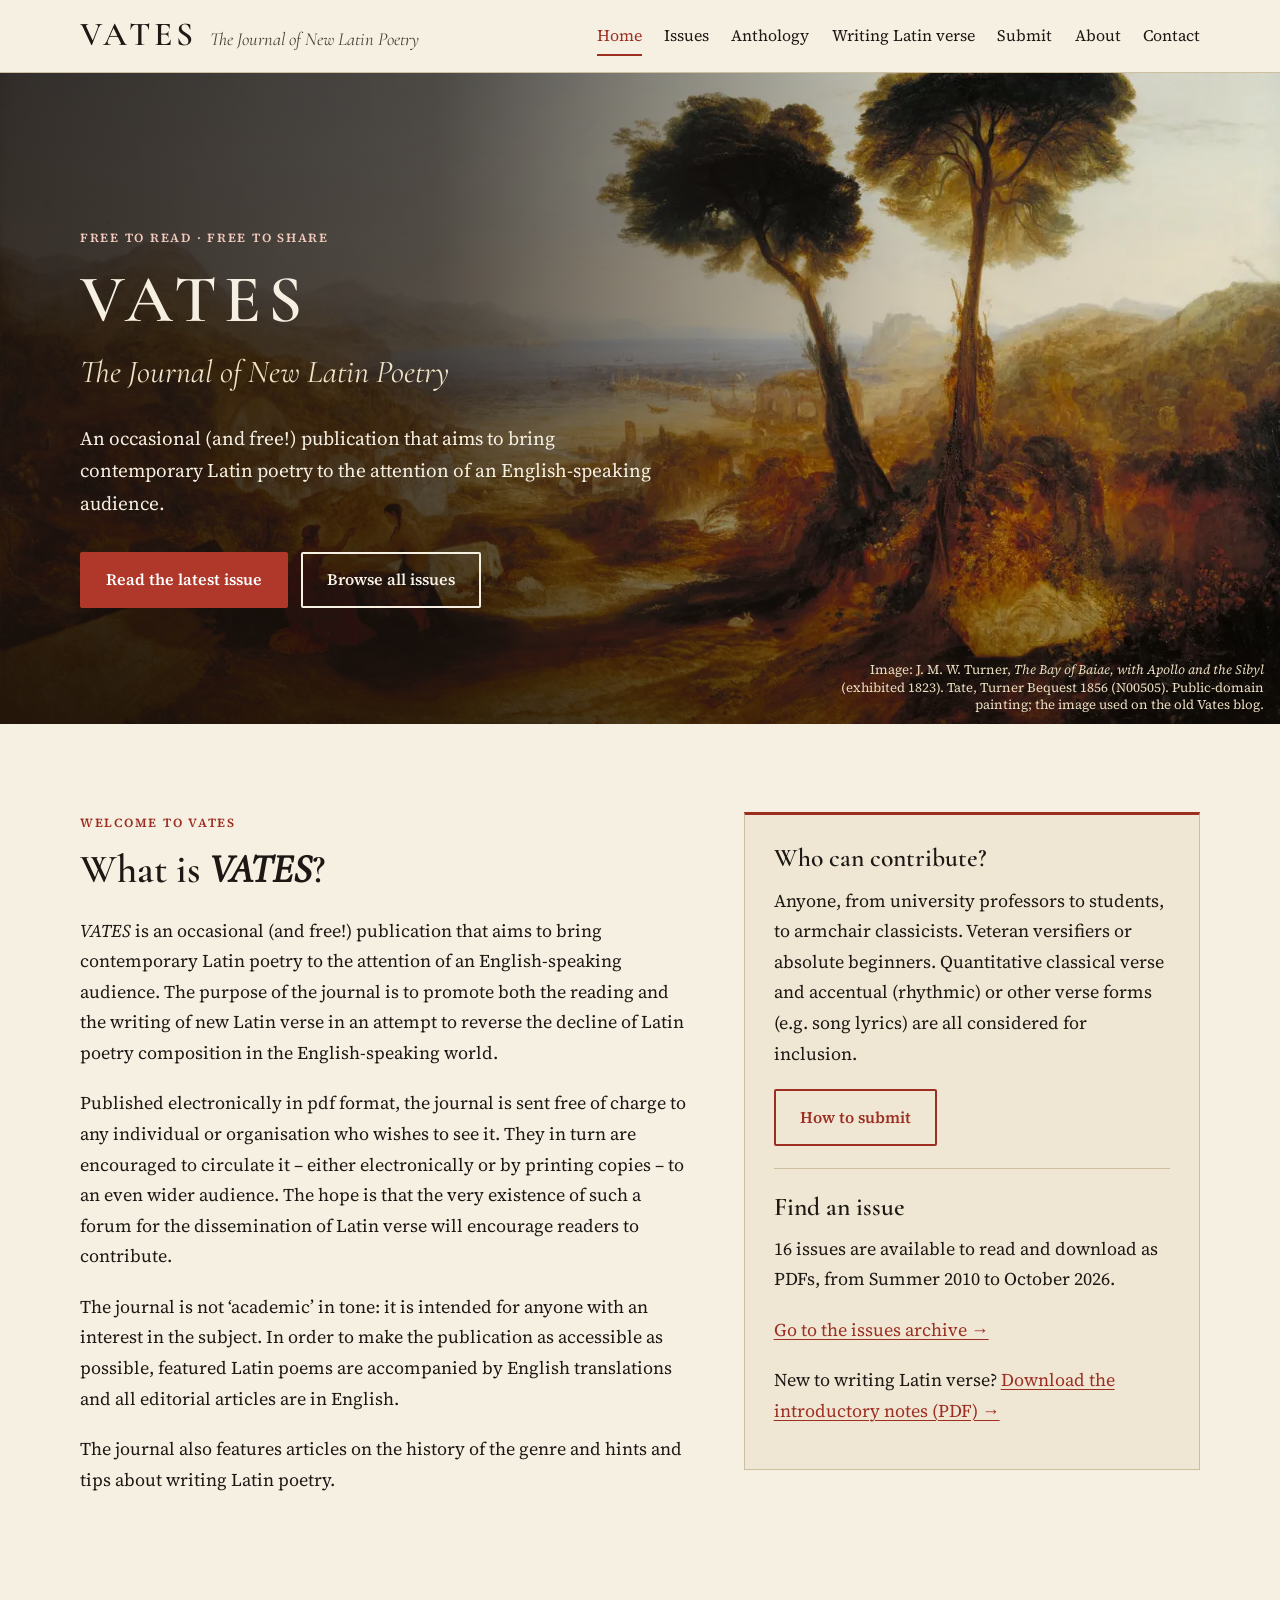
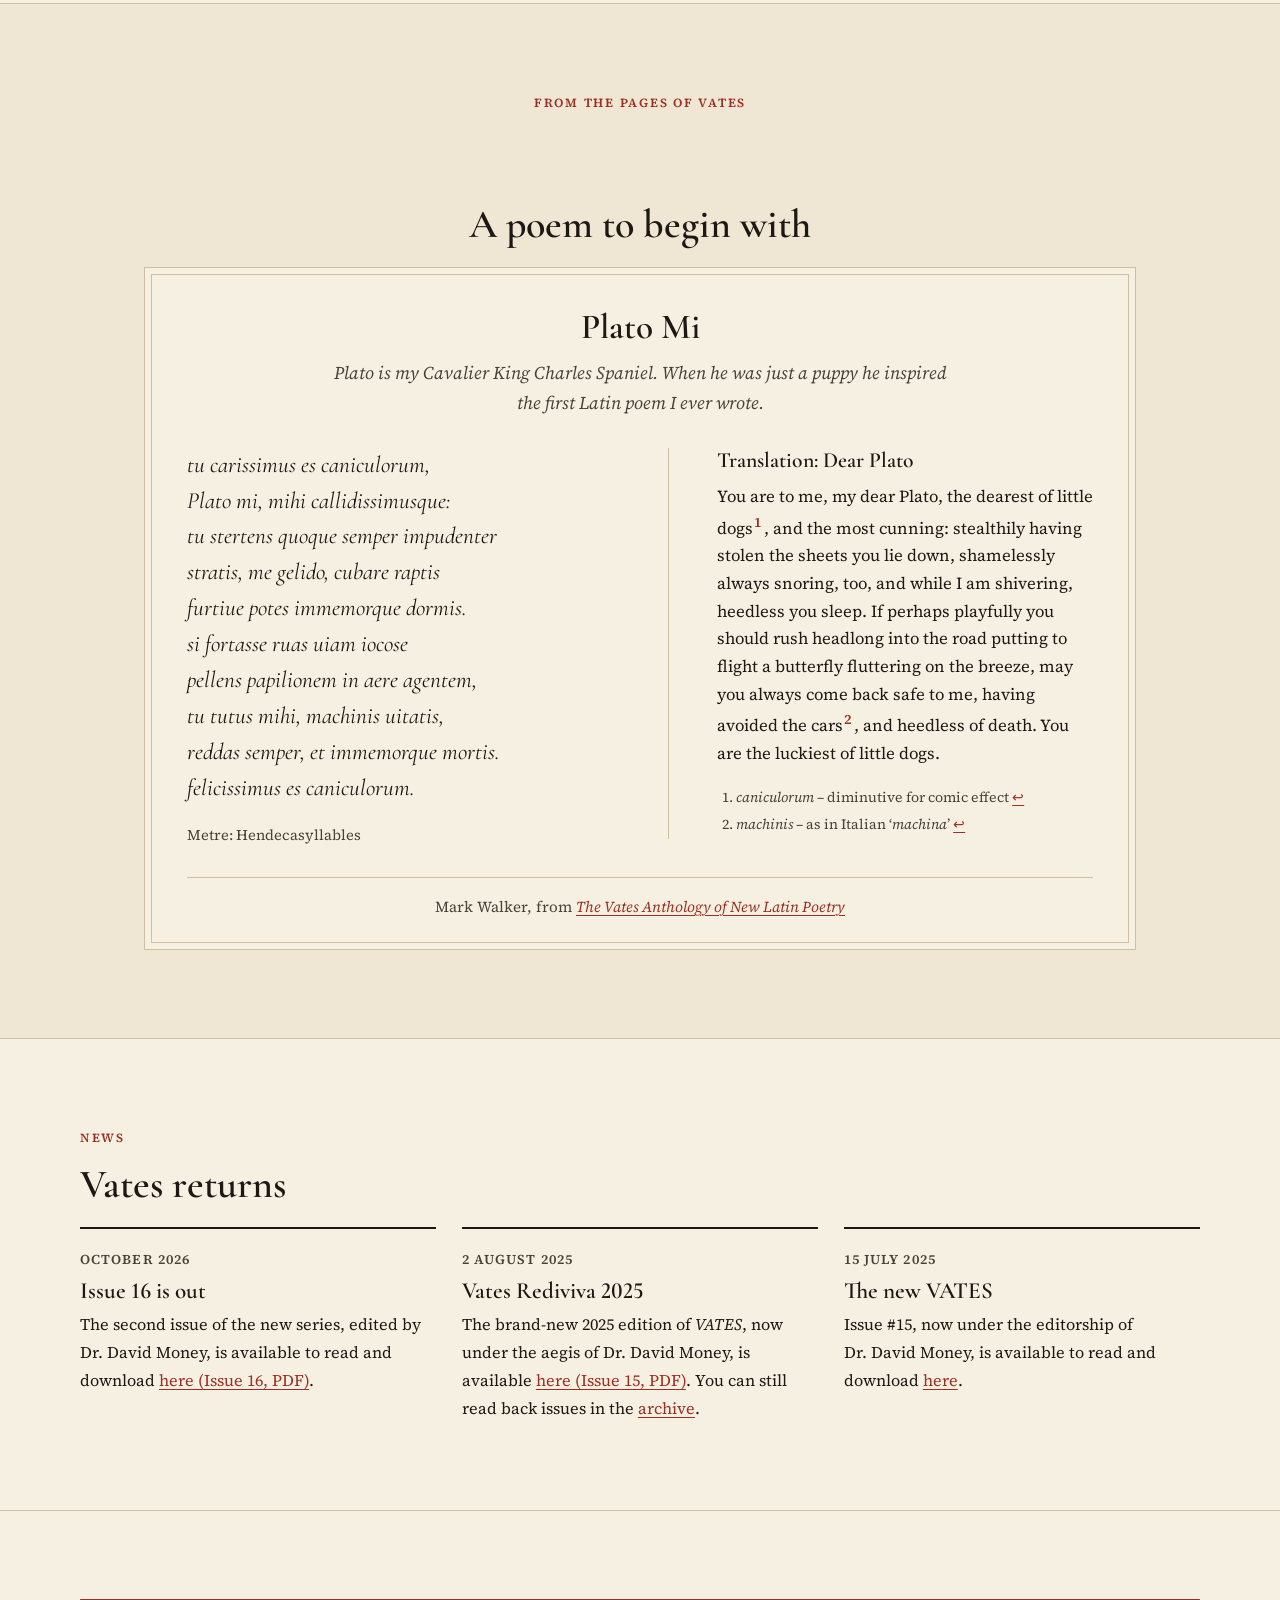
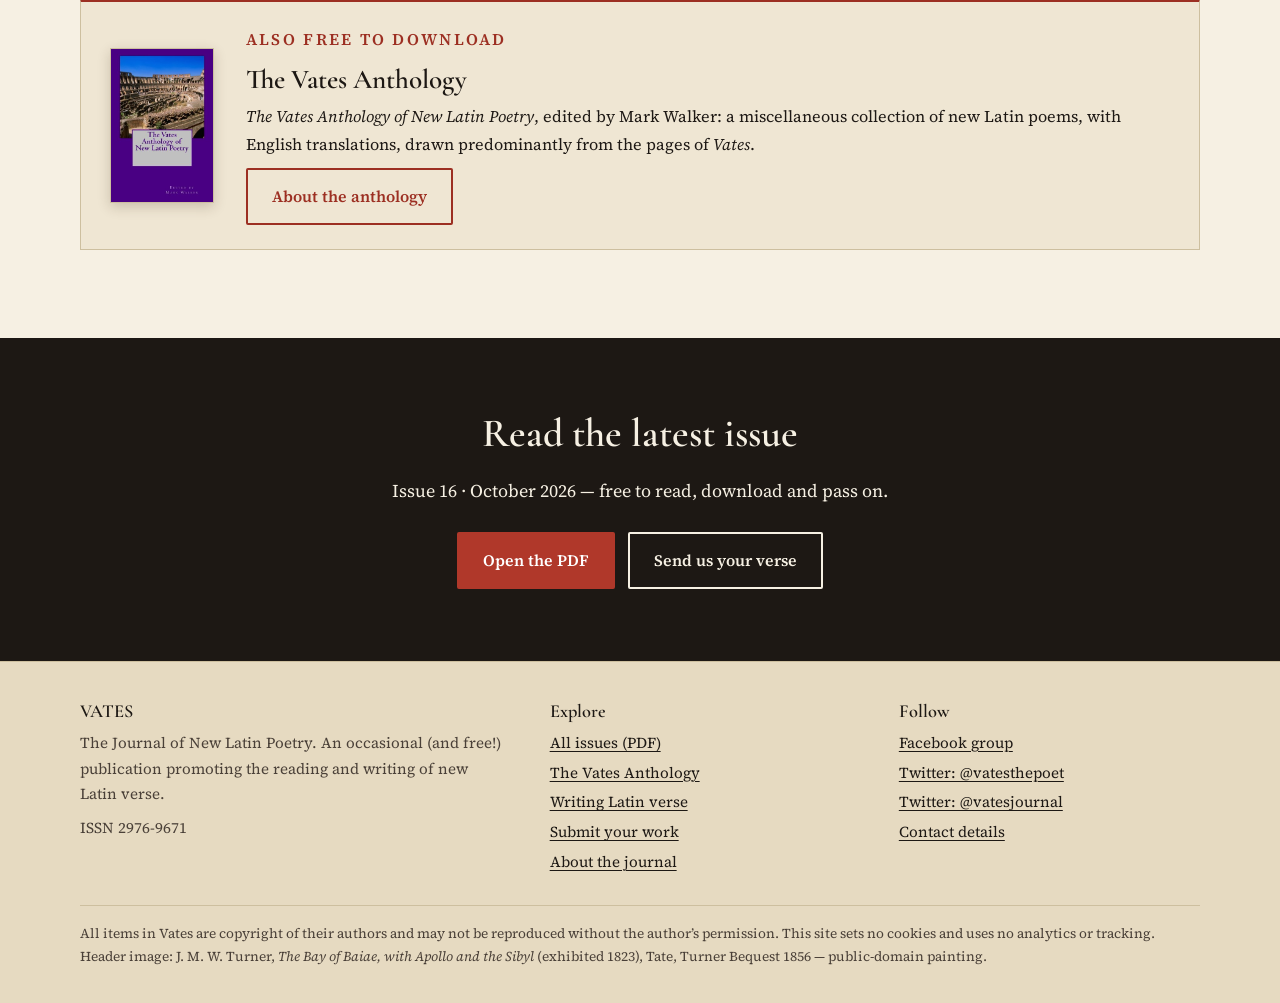
<file: index.html>
<!doctype html>
<html lang="en">
<head>
<meta charset="utf-8">
<meta name="viewport" content="width=device-width, initial-scale=1">
<title>VATES: The Journal of New Latin Poetry</title>
<meta name="description" content="VATES is an occasional, free journal bringing contemporary Latin poetry to an English-speaking audience. Read and download every issue as a PDF.">
<meta property="og:title" content="VATES: The Journal of New Latin Poetry">
<meta property="og:description" content="VATES is an occasional, free journal bringing contemporary Latin poetry to an English-speaking audience. Read and download every issue as a PDF.">
<meta property="og:type" content="website">
<meta property="og:image" content="img/baiae-og.jpg">
<meta name="theme-color" content="#9c2f22">
<link rel="icon" href="favicon.svg" type="image/svg+xml">
<link rel="preload" href="fonts/CormorantGaramond-normal-600-latin.woff2" as="font" type="font/woff2" crossorigin>
<link rel="stylesheet" href="css/style.css">
</head>
<body>
<a class="skip" href="#main">Skip to content</a>
<header class="site-header">
  <div class="wrap">
    <a class="brand" href="index.html" aria-label="VATES: The Journal of New Latin Poetry — home"><b>VATES</b><span>The Journal of New Latin Poetry</span></a>
    <nav class="site-nav" aria-label="Main"><ul><li><a href="index.html" aria-current="page">Home</a></li><li><a href="issues.html">Issues</a></li><li><a href="anthology.html">Anthology</a></li><li><a href="writing-latin-verse.html">Writing Latin verse</a></li><li><a href="contribute.html">Submit</a></li><li><a href="about.html">About</a></li><li><a href="contact.html">Contact</a></li></ul></nav>
  </div>
</header>

<main id="main">
<section class="hero" aria-labelledby="hero-title">
  <picture>
    <source type="image/webp" srcset="img/baiae-800.webp 800w, img/baiae-1600.webp 1600w, img/baiae-2400.webp 2400w" sizes="100vw">
    <img class="bg" src="img/baiae-1600.jpg" srcset="img/baiae-800.jpg 800w, img/baiae-1600.jpg 1600w, img/baiae-2400.jpg 2400w" sizes="100vw" alt="" width="2400" height="1470" fetchpriority="high">
  </picture>
  <div class="wrap">
    <p class="eyebrow">Free to read &middot; Free to share</p>
    <h1 id="hero-title">VATES</h1>
    <p class="sub">The Journal of New Latin Poetry</p>
    <p class="lede">An occasional (and free!) publication that aims to bring contemporary Latin poetry to the attention of an English-speaking audience.</p>
    <div class="btns">
      <a class="btn" href="issues/vates-issue-16.pdf" data-latest-link>Read the latest issue</a>
      <a class="btn ghost" href="issues.html">Browse all issues</a>
    </div>
  </div>
  <p class="credit">Image: J.&nbsp;M.&nbsp;W. Turner, <em>The Bay of Baiae, with Apollo and the Sibyl</em> (exhibited 1823). Tate, Turner Bequest 1856 (N00505). Public-domain painting; the image used on the old Vates blog.</p>
</section>

<section class="section" id="what">
  <div class="wrap two-col">
    <div>
      <p class="eyebrow">Welcome to VATES</p>
      <h2>What is <em>VATES</em>?</h2>
      <p><em>VATES</em> is an occasional (and free!) publication that aims to bring contemporary Latin poetry to the attention of an English-speaking audience. The purpose of the journal is to promote both the reading and the writing of new Latin verse in an attempt to reverse the decline of Latin poetry composition in the English-speaking world.</p>
      <p>Published electronically in pdf format, the journal is sent free of charge to any individual or organisation who wishes to see it. They in turn are encouraged to circulate it &ndash; either electronically or by printing copies &ndash; to an even wider audience. The hope is that the very existence of such a forum for the dissemination of Latin verse will encourage readers to contribute.</p>
      <p>The journal is not &lsquo;academic&rsquo; in tone: it is intended for anyone with an interest in the subject. In order to make the publication as accessible as possible, featured Latin poems are accompanied by English translations and all editorial articles are in English.</p>
      <p>The journal also features articles on the history of the genre and hints and tips about writing Latin poetry.</p>
    </div>
    <aside class="panel" aria-labelledby="who">
      <h3 id="who">Who can contribute?</h3>
      <p>Anyone, from university professors to students, to armchair classicists. Veteran versifiers or absolute beginners. Quantitative classical verse and accentual (rhythmic) or other verse forms (e.g. song lyrics) are all considered for inclusion.</p>
      <p><a class="btn ghost" href="contribute.html">How to submit</a></p>
      <hr style="border:0;border-top:1px solid var(--rule);margin:1.4rem 0">
      <h3>Find an issue</h3>
      <p><span data-issue-count>16</span> issues are available to read and download as PDFs, from Summer&nbsp;2010 to October&nbsp;2026.</p>
      <p><a href="issues.html">Go to the issues archive &rarr;</a></p>
      <p>New to writing Latin verse? <a href="writing-latin-verse.html#intro-notes">Download the introductory notes (PDF) &rarr;</a></p>
    </aside>
  </div>
</section>

<section class="section tinted" id="sample" aria-labelledby="sample-h">
  <div class="wrap">
    <div class="prose" style="text-align:center">
      <p class="eyebrow">From the pages of Vates</p>
      <h2 id="sample-h">A poem to begin with</h2>
    </div>
    <article class="poem-frame" lang="la" aria-labelledby="poem-title">
      <h3 id="poem-title">Plato Mi</h3>
      <p class="poem-note" lang="en">Plato is my Cavalier King Charles Spaniel. When he was just a puppy he inspired the first Latin poem I ever wrote.</p>
      <div class="poem-cols">
        <div class="poem-latin">
          <p class="verse" lang="la">
        tu carissimus es caniculorum,<br>
        Plato mi, mihi callidissimusque:<br>
        tu stertens quoque semper impudenter<br>
        stratis, me gelido, cubare raptis<br>
        furtiue potes immemorque dormis.<br>
        si fortasse ruas uiam iocose<br>
        pellens papilionem in aere agentem,<br>
        tu tutus mihi, machinis uitatis,<br>
        reddas semper, et immemorque mortis.<br>
        felicissimus es caniculorum.
          </p>
          <p class="poem-metre" lang="en">Metre: Hendecasyllables</p>
        </div>
        <div class="poem-english" lang="en">
          <h4>Translation: Dear Plato</h4>
          <p>You are to me, my dear Plato, the dearest of little dogs<sup><a href="#fn-1" id="fnref-1" aria-label="Footnote 1">1</a></sup>, and the most cunning: stealthily having stolen the sheets you lie down, shamelessly always snoring, too, and while I am shivering, heedless you sleep. If perhaps playfully you should rush headlong into the road putting to flight a butterfly fluttering on the breeze, may you always come back safe to me, having avoided the cars<sup><a href="#fn-2" id="fnref-2" aria-label="Footnote 2">2</a></sup>, and heedless of death. You are the luckiest of little dogs.</p>
          <ol class="poem-fn">
            <li id="fn-1"><i>caniculorum</i> &ndash; diminutive for comic effect <a href="#fnref-1" aria-label="Back to the text">&#8617;</a></li>
            <li id="fn-2"><i>machinis</i> &ndash; as in Italian &lsquo;<i>machina</i>&rsquo; <a href="#fnref-2" aria-label="Back to the text">&#8617;</a></li>
          </ol>
        </div>
      </div>
      <p class="poem-credit" lang="en">Mark Walker, from <a href="anthology.html"><cite>The Vates Anthology of New Latin Poetry</cite></a></p>
    </article>
  </div>
</section>

<section class="section" id="news" aria-labelledby="news-h">
  <div class="wrap">
    <p class="eyebrow">News</p>
    <h2 id="news-h">Vates returns</h2>
    <ul class="news">
      <li>
        <time datetime="2026-10">October 2026</time>
        <h3>Issue 16 is out</h3>
        <p>The second issue of the new series, edited by Dr.&nbsp;David Money, is available to read and download <a href="issues/vates-issue-16.pdf">here (Issue&nbsp;16, PDF)</a>.</p>
      </li>
      <li>
        <time datetime="2025-08-02">2 August 2025</time>
        <h3>Vates Rediviva 2025</h3>
        <p>The brand-new 2025 edition of <em>VATES</em>, now under the aegis of Dr.&nbsp;David Money, is available <a href="issues/vates-issue-15.pdf">here (Issue&nbsp;15, PDF)</a>. You can still read back issues in the <a href="issues.html">archive</a>.</p>
      </li>
      <li>
        <time datetime="2025-07-15">15 July 2025</time>
        <h3>The new VATES</h3>
        <p>Issue&nbsp;#15, now under the editorship of Dr.&nbsp;David Money, is available to read and download <a href="issues/vates-issue-15.pdf">here</a>.</p>
      </li>
    </ul>
  </div>
</section>

<section class="section" id="anthology" aria-labelledby="anth-h">
  <div class="wrap">
    <div class="mini-feature">
      <img src="img/anthology-cover.jpg" width="333" height="500" alt="Cover of The Vates Anthology of New Latin Poetry">
      <div>
        <p class="eyebrow">Also free to download</p>
        <h2 id="anth-h">The Vates Anthology</h2>
        <p><em>The Vates Anthology of New Latin Poetry</em>, edited by Mark Walker: a miscellaneous collection of new Latin poems, with English translations, drawn predominantly from the pages of <em>Vates</em>.</p>
        <p class="links"><a class="btn ghost" href="anthology.html">About the anthology</a></p>
      </div>
    </div>
  </div>
</section>

<section class="cta-band">
  <div class="wrap">
    <h2>Read the latest issue</h2>
    <p><span data-latest-label>Issue 16 &middot; October 2026</span> &mdash; free to read, download and pass on.</p>
    <div class="btns">
      <a class="btn" href="issues/vates-issue-16.pdf" data-latest-link>Open the PDF</a>
      <a class="btn ghost" href="contribute.html">Send us your verse</a>
    </div>
  </div>
</section>
</main>
<footer class="site-footer">
  <div class="wrap">
    <div>
      <h2>VATES</h2>
      <p>The Journal of New Latin Poetry. An occasional (and free!) publication promoting the reading and writing of new Latin verse.</p>
      <p>ISSN 2976-9671</p>
    </div>
    <div>
      <h2>Explore</h2>
      <ul>
        <li><a href="issues.html">All issues (PDF)</a></li>
        <li><a href="anthology.html">The Vates Anthology</a></li>
        <li><a href="writing-latin-verse.html">Writing Latin verse</a></li>
        <li><a href="contribute.html">Submit your work</a></li>
        <li><a href="about.html">About the journal</a></li>
      </ul>
    </div>
    <div>
      <h2>Follow</h2>
      <ul>
        <li><a href="https://www.facebook.com/groups/vates/">Facebook group</a></li>
        <li><a href="https://x.com/vatesthepoet">Twitter: @vatesthepoet</a></li>
        <li><a href="https://x.com/vatesjournal">Twitter: @vatesjournal</a></li>
        <li><a href="contact.html">Contact details</a></li>
      </ul>
    </div>
    <p class="small">All items in Vates are copyright of their authors and may not be reproduced without the author&rsquo;s permission. This site sets no cookies and uses no analytics or tracking. Header image: J.&nbsp;M.&nbsp;W. Turner, <em>The Bay of Baiae, with Apollo and the Sibyl</em> (exhibited 1823), Tate, Turner Bequest 1856 &mdash; public-domain painting.</p>
  </div>
</footer>
<script src="js/issues-data.js"></script>
<script src="js/site.js"></script>
</body>
</html>
</file>
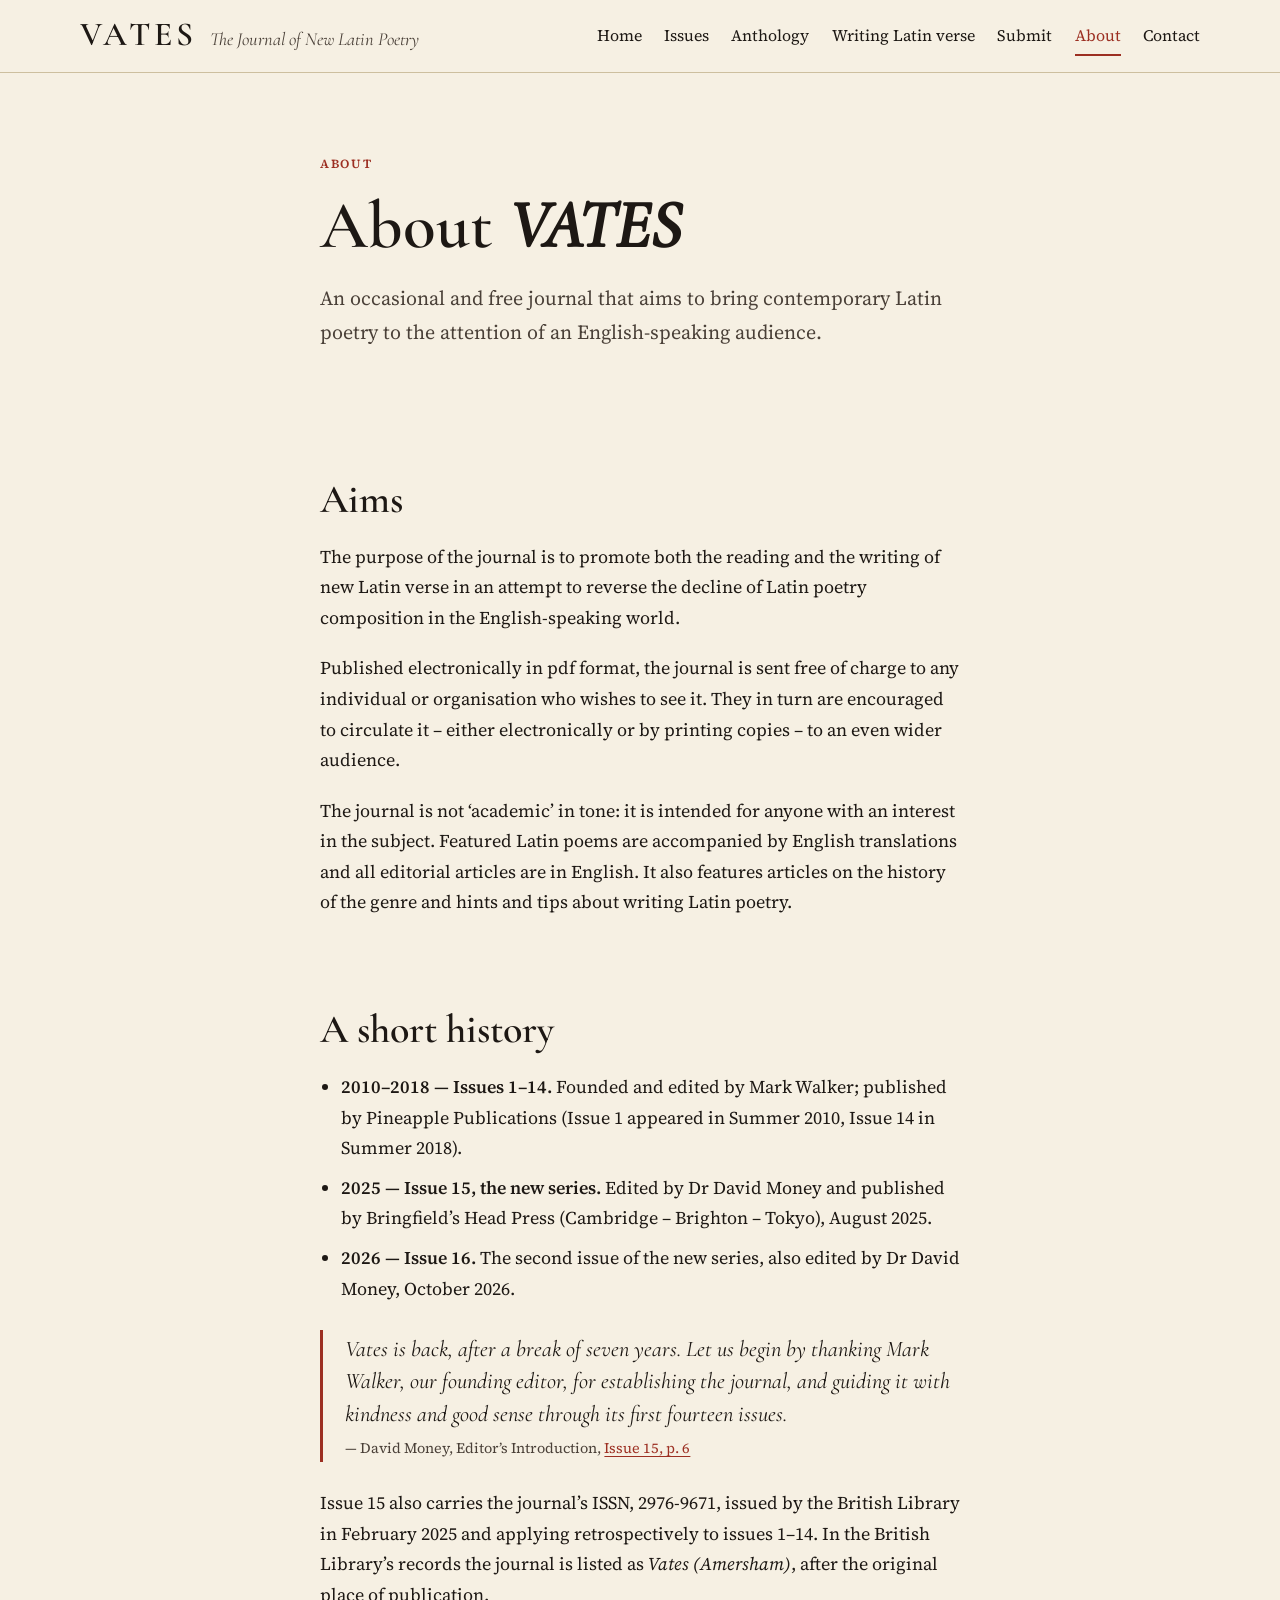
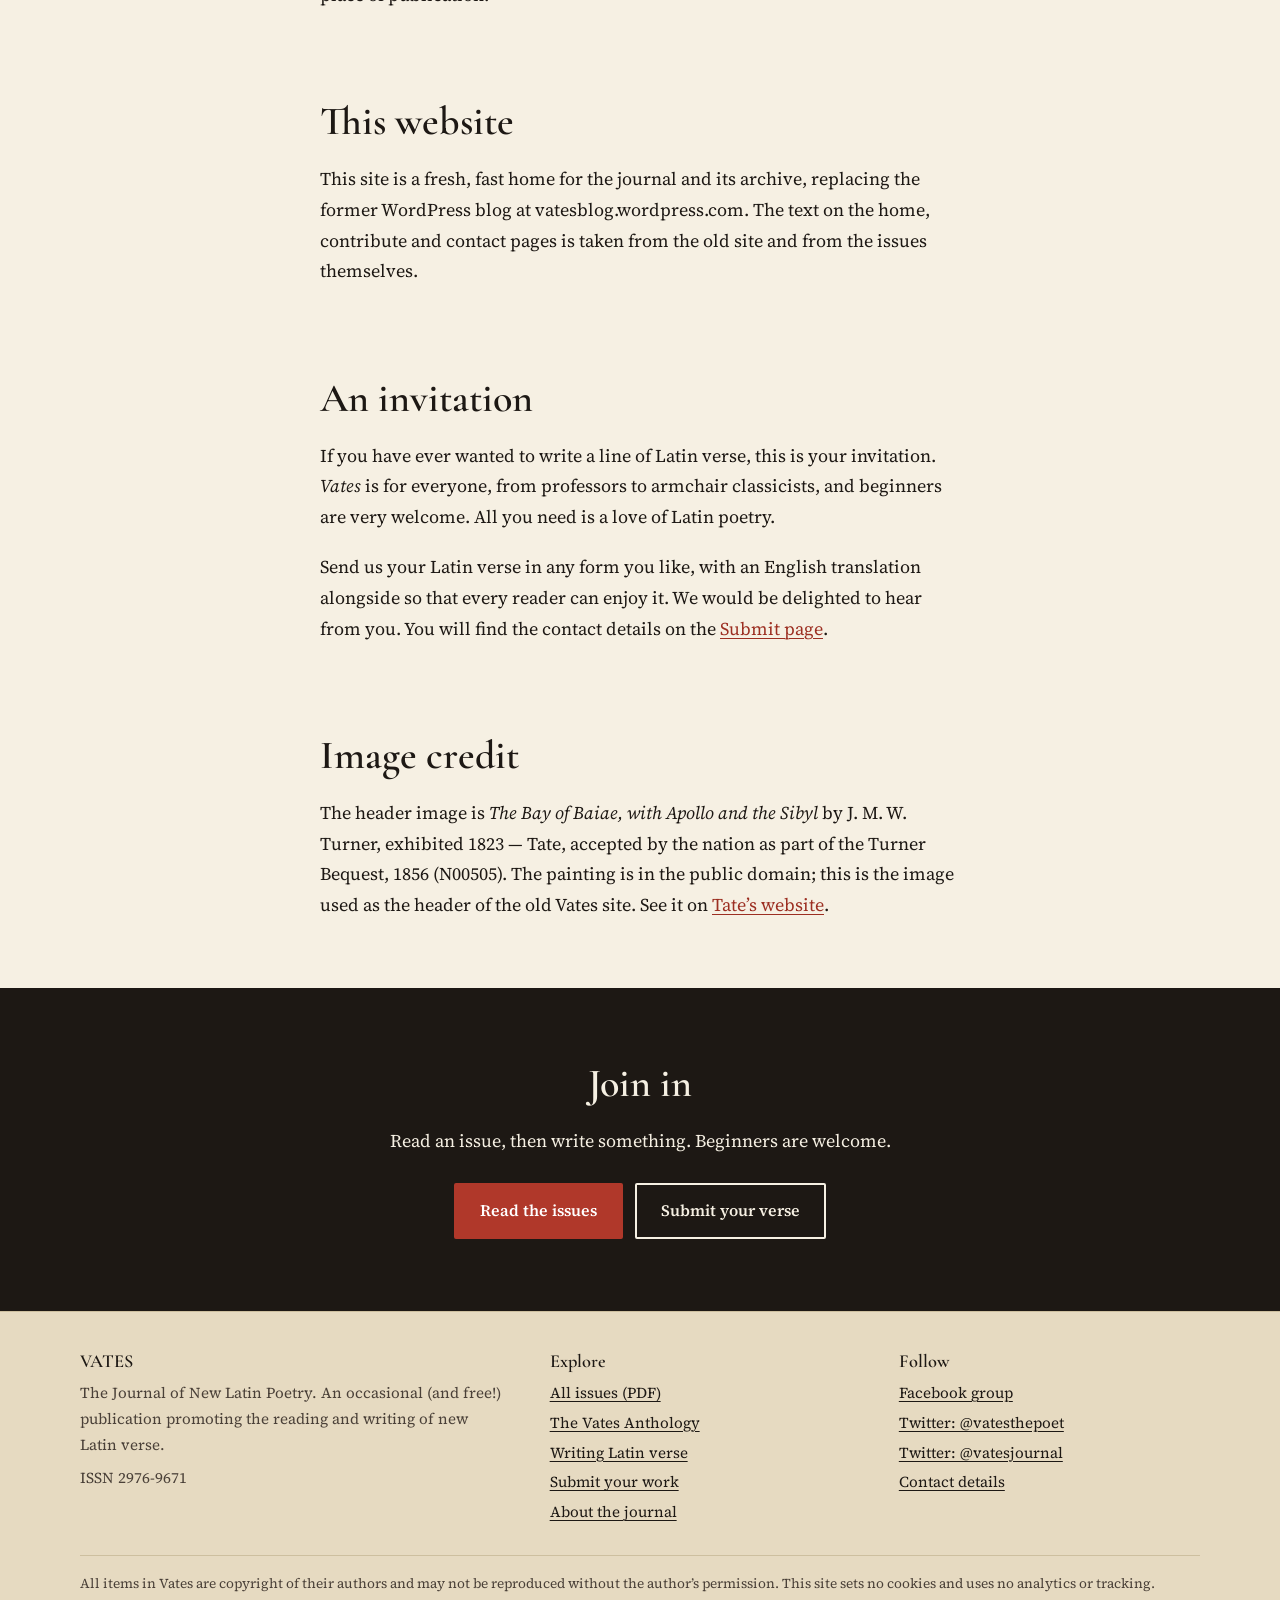
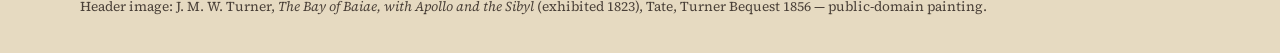
<file: about.html>
<!doctype html>
<html lang="en">
<head>
<meta charset="utf-8">
<meta name="viewport" content="width=device-width, initial-scale=1">
<title>About · VATES</title>
<meta name="description" content="About VATES, The Journal of New Latin Poetry: its aims, history, editors and publishers.">
<meta property="og:title" content="About · VATES">
<meta property="og:description" content="About VATES, The Journal of New Latin Poetry: its aims, history, editors and publishers.">
<meta property="og:type" content="website">
<meta property="og:image" content="img/baiae-og.jpg">
<meta name="theme-color" content="#9c2f22">
<link rel="icon" href="favicon.svg" type="image/svg+xml">
<link rel="preload" href="fonts/CormorantGaramond-normal-600-latin.woff2" as="font" type="font/woff2" crossorigin>
<link rel="stylesheet" href="css/style.css">
</head>
<body>
<a class="skip" href="#main">Skip to content</a>
<header class="site-header">
  <div class="wrap">
    <a class="brand" href="index.html" aria-label="VATES: The Journal of New Latin Poetry — home"><b>VATES</b><span>The Journal of New Latin Poetry</span></a>
    <nav class="site-nav" aria-label="Main"><ul><li><a href="index.html">Home</a></li><li><a href="issues.html">Issues</a></li><li><a href="anthology.html">Anthology</a></li><li><a href="writing-latin-verse.html">Writing Latin verse</a></li><li><a href="contribute.html">Submit</a></li><li><a href="about.html" aria-current="page">About</a></li><li><a href="contact.html">Contact</a></li></ul></nav>
  </div>
</header>

<main id="main">
<div class="prose page-head">
  <p class="eyebrow">About</p>
  <h1>About <em>VATES</em></h1>
  <p class="lede">An occasional and free journal that aims to bring contemporary Latin poetry to the attention of an English-speaking audience.</p>
</div>
<div class="prose" style="padding-bottom:3rem">
  <h2>Aims</h2>
  <p>The purpose of the journal is to promote both the reading and the writing of new Latin verse in an attempt to reverse the decline of Latin poetry composition in the English-speaking world.</p>
  <p>Published electronically in pdf format, the journal is sent free of charge to any individual or organisation who wishes to see it. They in turn are encouraged to circulate it &ndash; either electronically or by printing copies &ndash; to an even wider audience.</p>
  <p>The journal is not &lsquo;academic&rsquo; in tone: it is intended for anyone with an interest in the subject. Featured Latin poems are accompanied by English translations and all editorial articles are in English. It also features articles on the history of the genre and hints and tips about writing Latin poetry.</p>

  <h2>A short history</h2>
  <ul>
    <li><strong>2010&ndash;2018 &mdash; Issues 1&ndash;14.</strong> Founded and edited by Mark Walker; published by Pineapple Publications (Issue&nbsp;1 appeared in Summer&nbsp;2010, Issue&nbsp;14 in Summer&nbsp;2018).</li>
    <li><strong>2025 &mdash; Issue 15, the new series.</strong> Edited by Dr David Money and published by Bringfield&rsquo;s Head Press (Cambridge &ndash; Brighton &ndash; Tokyo), August&nbsp;2025.</li>
    <li><strong>2026 &mdash; Issue 16.</strong> The second issue of the new series, also edited by Dr David Money, October&nbsp;2026.</li>
  </ul>
  <blockquote>Vates is back, after a break of seven years. Let us begin by thanking Mark Walker, our founding editor, for establishing the journal, and guiding it with kindness and good sense through its first fourteen issues.
    <footer>&mdash; David Money, Editor&rsquo;s Introduction, <a href="issues/vates-issue-15.pdf#page=6">Issue 15, p.&nbsp;6</a></footer></blockquote>
  <p>Issue&nbsp;15 also carries the journal&rsquo;s ISSN, 2976-9671, issued by the British Library in February&nbsp;2025 and applying retrospectively to issues&nbsp;1&ndash;14. In the British Library&rsquo;s records the journal is listed as <em>Vates (Amersham)</em>, after the original place of publication.</p>

  <h2>This website</h2>
  <p>This site is a fresh, fast home for the journal and its archive, replacing the former WordPress blog at vatesblog.wordpress.com. The text on the home, contribute and contact pages is taken from the old site and from the issues themselves.</p>
  <h2>An invitation</h2>
  <p>If you have ever wanted to write a line of Latin verse, this is your invitation. <em>Vates</em> is for everyone, from professors to armchair classicists, and beginners are very welcome. All you need is a love of Latin poetry.</p>
  <p>Send us your Latin verse in any form you like, with an English translation alongside so that every reader can enjoy it. We would be delighted to hear from you. You will find the contact details on the <a href="contribute.html">Submit page</a>.</p>

  <h2>Image credit</h2>
  <p>The header image is <em>The Bay of Baiae, with Apollo and the Sibyl</em> by J.&nbsp;M.&nbsp;W. Turner, exhibited 1823 &mdash; Tate, accepted by the nation as part of the Turner Bequest, 1856 (N00505). The painting is in the public domain; this is the image used as the header of the old Vates site. See it on <a href="https://www.tate.org.uk/art/artworks/turner-the-bay-of-baiae-with-apollo-and-the-sibyl-n00505">Tate&rsquo;s website</a>.</p>
</div>
<section class="cta-band"><div class="wrap">
  <h2>Join in</h2>
  <p>Read an issue, then write something. Beginners are welcome.</p>
  <div class="btns"><a class="btn" href="issues.html">Read the issues</a><a class="btn ghost" href="contribute.html">Submit your verse</a></div>
</div></section>
</main>
<footer class="site-footer">
  <div class="wrap">
    <div>
      <h2>VATES</h2>
      <p>The Journal of New Latin Poetry. An occasional (and free!) publication promoting the reading and writing of new Latin verse.</p>
      <p>ISSN 2976-9671</p>
    </div>
    <div>
      <h2>Explore</h2>
      <ul>
        <li><a href="issues.html">All issues (PDF)</a></li>
        <li><a href="anthology.html">The Vates Anthology</a></li>
        <li><a href="writing-latin-verse.html">Writing Latin verse</a></li>
        <li><a href="contribute.html">Submit your work</a></li>
        <li><a href="about.html">About the journal</a></li>
      </ul>
    </div>
    <div>
      <h2>Follow</h2>
      <ul>
        <li><a href="https://www.facebook.com/groups/vates/">Facebook group</a></li>
        <li><a href="https://x.com/vatesthepoet">Twitter: @vatesthepoet</a></li>
        <li><a href="https://x.com/vatesjournal">Twitter: @vatesjournal</a></li>
        <li><a href="contact.html">Contact details</a></li>
      </ul>
    </div>
    <p class="small">All items in Vates are copyright of their authors and may not be reproduced without the author&rsquo;s permission. This site sets no cookies and uses no analytics or tracking. Header image: J.&nbsp;M.&nbsp;W. Turner, <em>The Bay of Baiae, with Apollo and the Sibyl</em> (exhibited 1823), Tate, Turner Bequest 1856 &mdash; public-domain painting.</p>
  </div>
</footer>
<script src="js/issues-data.js"></script>
<script src="js/site.js"></script>
</body>
</html>
</file>
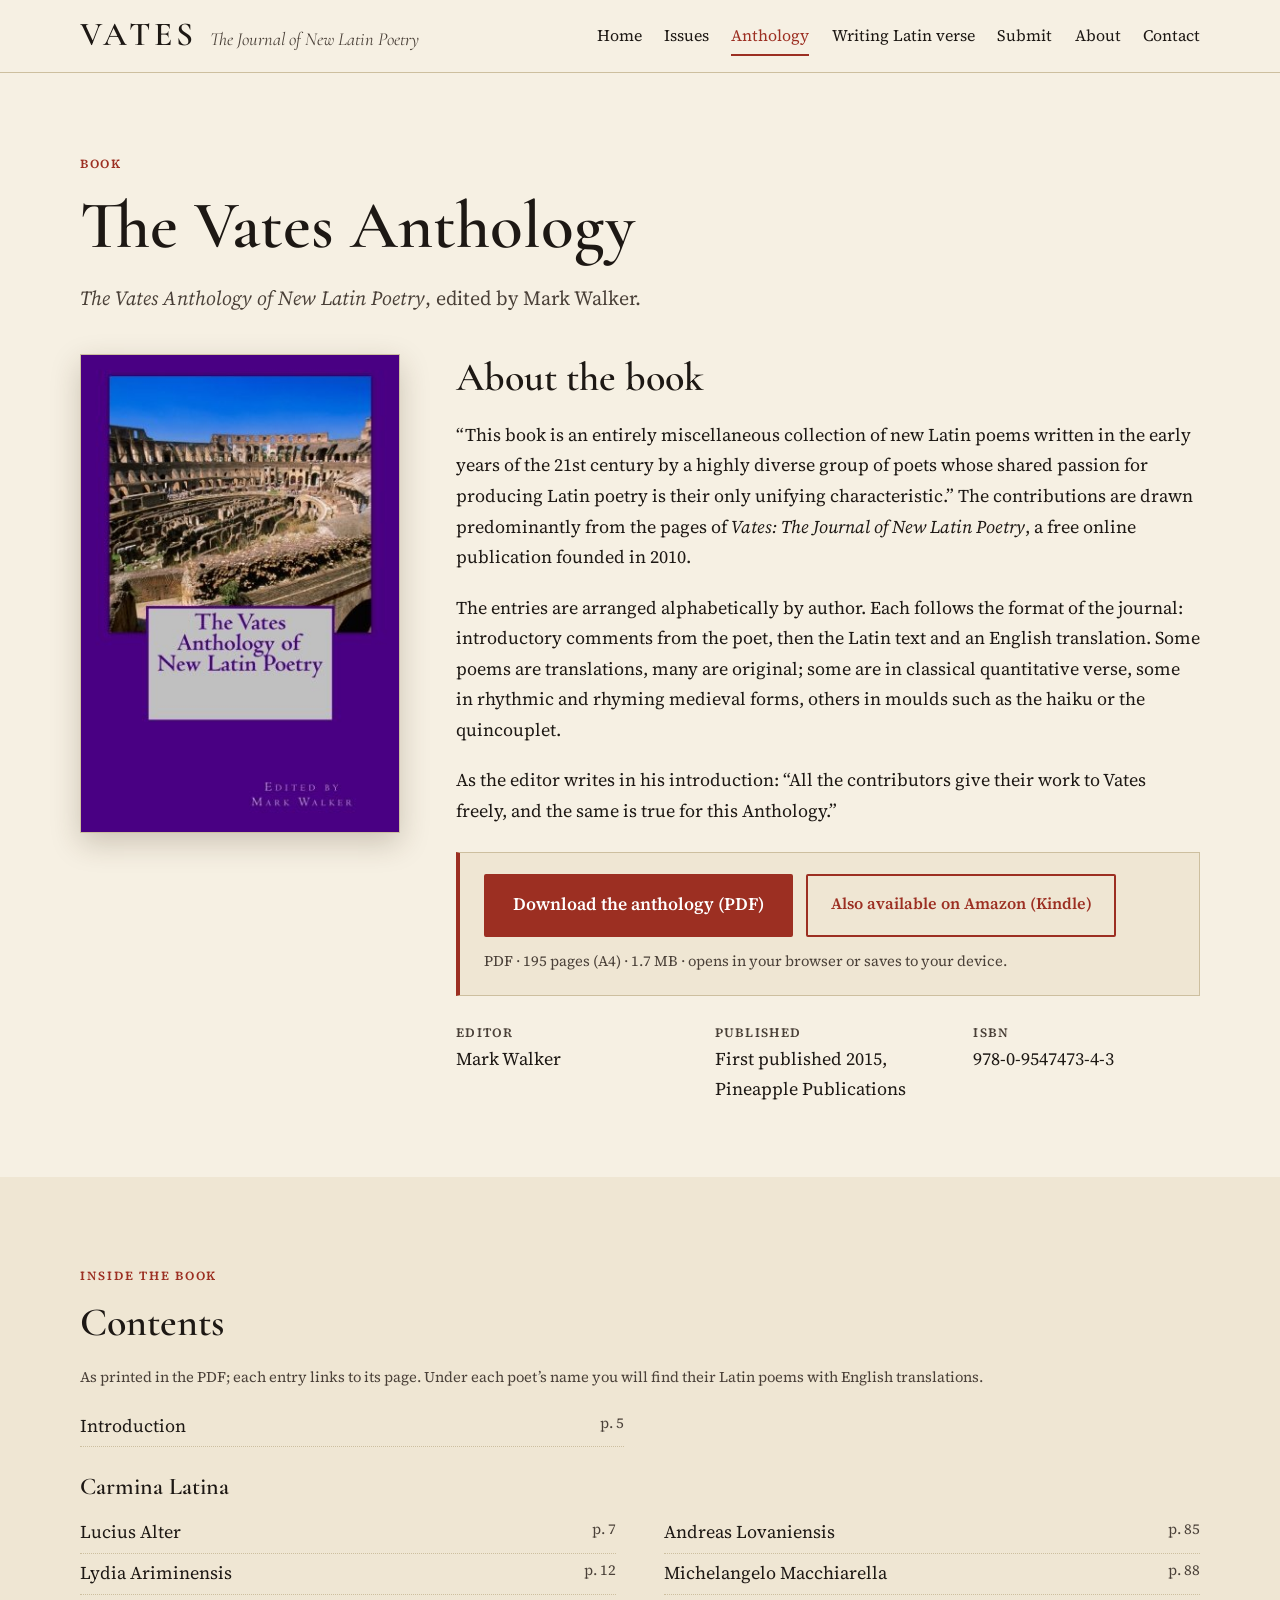
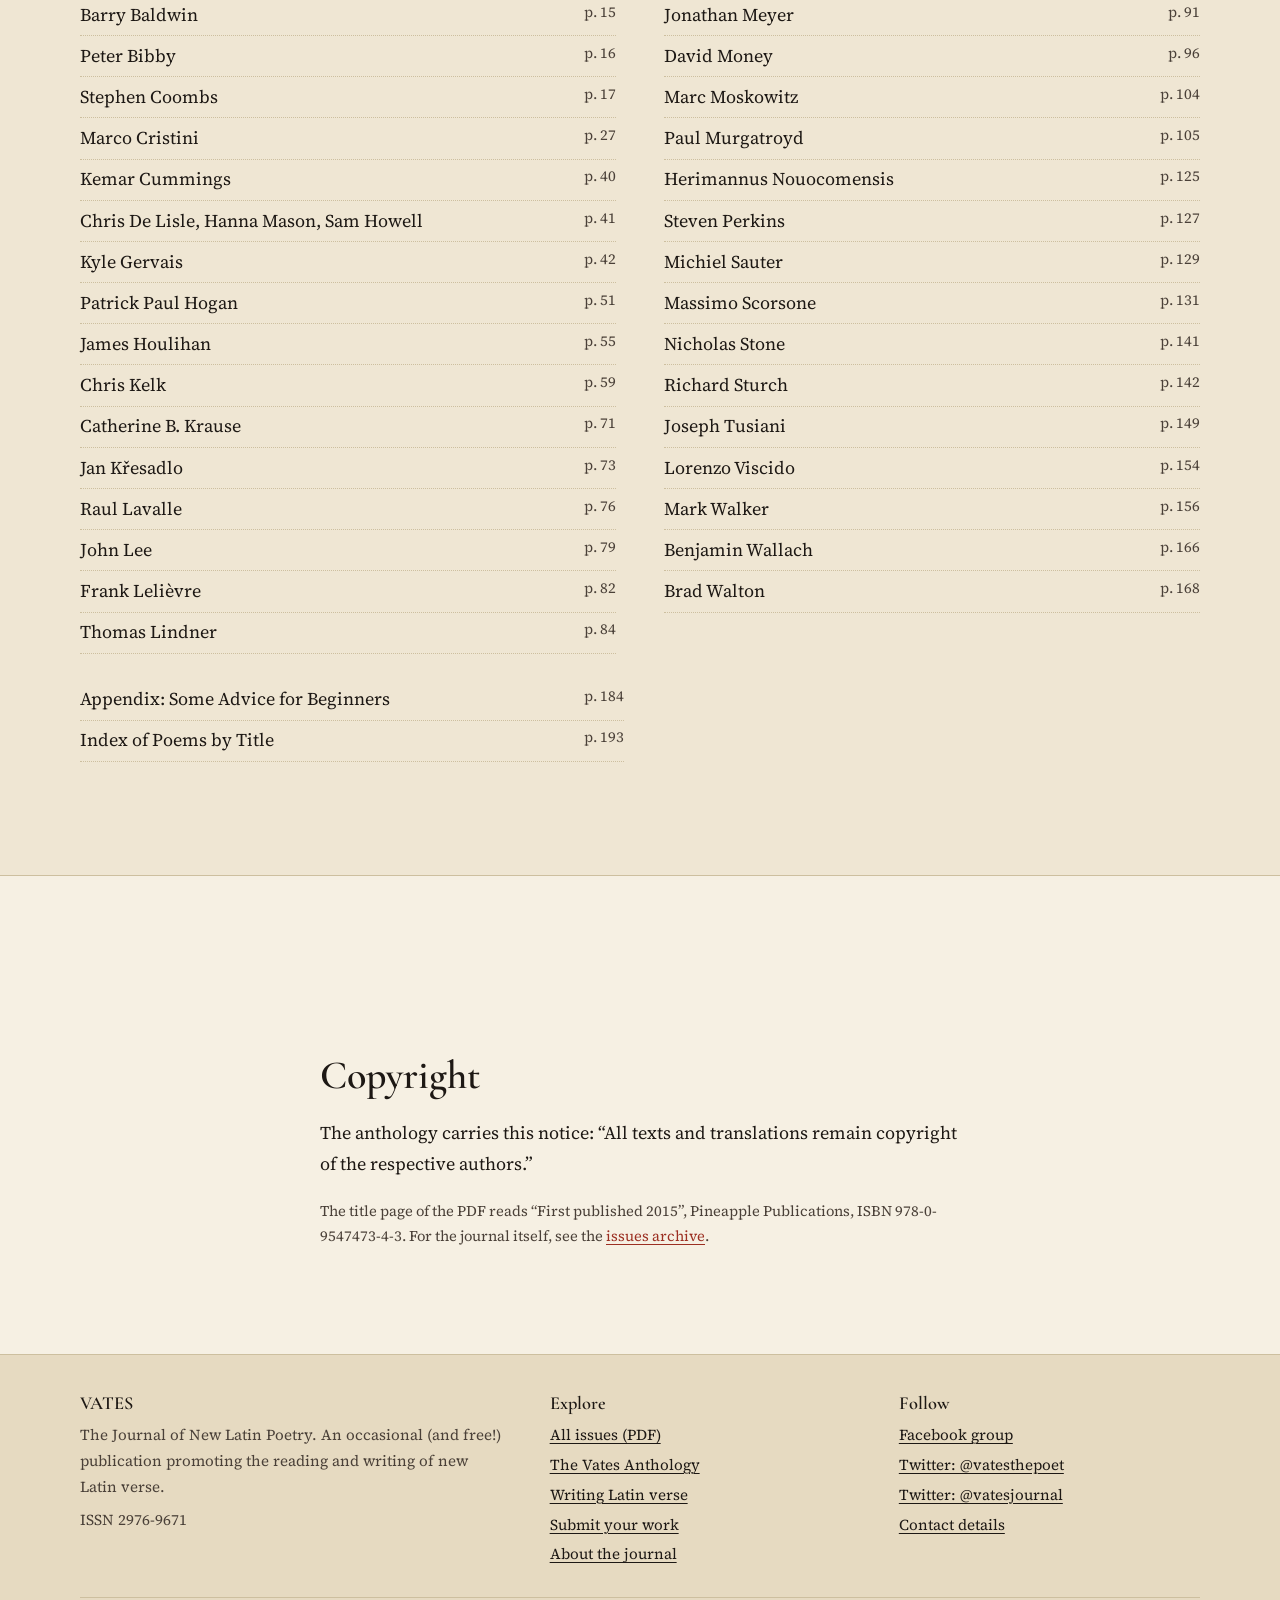
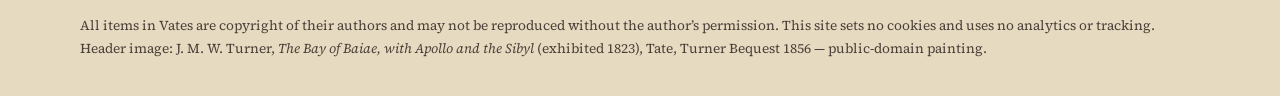
<file: anthology.html>
<!doctype html>
<html lang="en">
<head>
<meta charset="utf-8">
<meta name="viewport" content="width=device-width, initial-scale=1">
<title>The Vates Anthology · VATES</title>
<meta name="description" content="The Vates Anthology of New Latin Poetry, edited by Mark Walker (first published 2015): a free PDF of poems, with English translations, drawn mainly from Vates.">
<meta property="og:title" content="The Vates Anthology · VATES">
<meta property="og:description" content="The Vates Anthology of New Latin Poetry, edited by Mark Walker (first published 2015): a free PDF of poems, with English translations, drawn mainly from Vates.">
<meta property="og:type" content="website">
<meta property="og:image" content="img/anthology-cover.jpg">
<meta name="theme-color" content="#9c2f22">
<link rel="icon" href="favicon.svg" type="image/svg+xml">
<link rel="preload" href="fonts/CormorantGaramond-normal-600-latin.woff2" as="font" type="font/woff2" crossorigin>
<link rel="stylesheet" href="css/style.css">
</head>
<body>
<a class="skip" href="#main">Skip to content</a>
<header class="site-header">
  <div class="wrap">
    <a class="brand" href="index.html" aria-label="VATES: The Journal of New Latin Poetry — home"><b>VATES</b><span>The Journal of New Latin Poetry</span></a>
    <nav class="site-nav" aria-label="Main"><ul><li><a href="index.html">Home</a></li><li><a href="issues.html">Issues</a></li><li><a href="anthology.html" aria-current="page">Anthology</a></li><li><a href="writing-latin-verse.html">Writing Latin verse</a></li><li><a href="contribute.html">Submit</a></li><li><a href="about.html">About</a></li><li><a href="contact.html">Contact</a></li></ul></nav>
  </div>
</header>

<main id="main">
<div class="wrap page-head">
  <p class="eyebrow">Book</p>
  <h1>The Vates Anthology</h1>
  <p class="lede"><em>The Vates Anthology of New Latin Poetry</em>, edited by Mark Walker.</p>
</div>
<div class="wrap anth">
  <figure class="anth-cover">
    <img src="img/anthology-cover.jpg" width="333" height="500" alt="Cover of The Vates Anthology of New Latin Poetry, Edited by Mark Walker: a purple cover with a photograph of the Colosseum.">
  </figure>
  <div class="anth-main">
    <h2>About the book</h2>
    <p>&ldquo;This book is an entirely miscellaneous collection of new Latin poems written in the early years of the 21st century by a highly diverse group of poets whose shared passion for producing Latin poetry is their only unifying characteristic.&rdquo; The contributions are drawn predominantly from the pages of <em>Vates: The Journal of New Latin Poetry</em>, a free online publication founded in 2010.</p>
    <p>The entries are arranged alphabetically by author. Each follows the format of the journal: introductory comments from the poet, then the Latin text and an English translation. Some poems are translations, many are original; some are in classical quantitative verse, some in rhythmic and rhyming medieval forms, others in moulds such as the haiku or the quincouplet.</p>
    <p>As the editor writes in his introduction: &ldquo;All the contributors give their work to Vates freely, and the same is true for this Anthology.&rdquo;</p>
    <div class="dl-box">
      <div class="btns">
        <a class="btn" href="anthology/vates-anthology.pdf" download>Download the anthology (PDF)</a>
        <a class="btn ghost" href="https://www.amazon.co.uk/Vates-Anthology-New-Latin-Poetry-ebook/dp/B013WGG83Q" target="_blank" rel="noopener">Also available on Amazon (Kindle)<span class="sr-only"> (opens in a new tab)</span></a>
      </div>
      <p class="note-line">PDF &middot; 195 pages (A4) &middot; 1.7&nbsp;MB &middot; opens in your browser or saves to your device.</p>
    </div>
    <dl class="facts">
      <div><dt>Editor</dt><dd>Mark Walker</dd></div>
      <div><dt>Published</dt><dd>First published 2015, Pineapple Publications</dd></div>
      <div><dt>ISBN</dt><dd>978-0-9547473-4-3</dd></div>
    </dl>
  </div>
</div>

<section class="section tinted anth-contents" aria-labelledby="contents-h">
  <div class="wrap">
    <p class="eyebrow">Inside the book</p>
    <h2 id="contents-h">Contents</h2>
    <p class="note-line">As printed in the PDF; each entry links to its page. Under each poet&rsquo;s name you will find their Latin poems with English translations.</p>
    <ol class="toc toc-front">
      <li><a href="anthology/vates-anthology.pdf#page=5"><span class="n">Introduction</span><span class="p">p.&nbsp;5</span></a></li>
    </ol>
    <h3>Carmina Latina</h3>
    <ol class="toc">
<li><a href="anthology/vates-anthology.pdf#page=7"><span class="n">Lucius Alter</span><span class="p">p.&nbsp;7</span></a></li>
<li><a href="anthology/vates-anthology.pdf#page=12"><span class="n">Lydia Ariminensis</span><span class="p">p.&nbsp;12</span></a></li>
<li><a href="anthology/vates-anthology.pdf#page=15"><span class="n">Barry Baldwin</span><span class="p">p.&nbsp;15</span></a></li>
<li><a href="anthology/vates-anthology.pdf#page=16"><span class="n">Peter Bibby</span><span class="p">p.&nbsp;16</span></a></li>
<li><a href="anthology/vates-anthology.pdf#page=17"><span class="n">Stephen Coombs</span><span class="p">p.&nbsp;17</span></a></li>
<li><a href="anthology/vates-anthology.pdf#page=27"><span class="n">Marco Cristini</span><span class="p">p.&nbsp;27</span></a></li>
<li><a href="anthology/vates-anthology.pdf#page=40"><span class="n">Kemar Cummings</span><span class="p">p.&nbsp;40</span></a></li>
<li><a href="anthology/vates-anthology.pdf#page=41"><span class="n">Chris De Lisle, Hanna Mason, Sam Howell</span><span class="p">p.&nbsp;41</span></a></li>
<li><a href="anthology/vates-anthology.pdf#page=42"><span class="n">Kyle Gervais</span><span class="p">p.&nbsp;42</span></a></li>
<li><a href="anthology/vates-anthology.pdf#page=51"><span class="n">Patrick Paul Hogan</span><span class="p">p.&nbsp;51</span></a></li>
<li><a href="anthology/vates-anthology.pdf#page=55"><span class="n">James Houlihan</span><span class="p">p.&nbsp;55</span></a></li>
<li><a href="anthology/vates-anthology.pdf#page=59"><span class="n">Chris Kelk</span><span class="p">p.&nbsp;59</span></a></li>
<li><a href="anthology/vates-anthology.pdf#page=71"><span class="n">Catherine B. Krause</span><span class="p">p.&nbsp;71</span></a></li>
<li><a href="anthology/vates-anthology.pdf#page=73"><span class="n">Jan Křesadlo</span><span class="p">p.&nbsp;73</span></a></li>
<li><a href="anthology/vates-anthology.pdf#page=76"><span class="n">Raul Lavalle</span><span class="p">p.&nbsp;76</span></a></li>
<li><a href="anthology/vates-anthology.pdf#page=79"><span class="n">John Lee</span><span class="p">p.&nbsp;79</span></a></li>
<li><a href="anthology/vates-anthology.pdf#page=82"><span class="n">Frank Lelièvre</span><span class="p">p.&nbsp;82</span></a></li>
<li><a href="anthology/vates-anthology.pdf#page=84"><span class="n">Thomas Lindner</span><span class="p">p.&nbsp;84</span></a></li>
<li><a href="anthology/vates-anthology.pdf#page=85"><span class="n">Andreas Lovaniensis</span><span class="p">p.&nbsp;85</span></a></li>
<li><a href="anthology/vates-anthology.pdf#page=88"><span class="n">Michelangelo Macchiarella</span><span class="p">p.&nbsp;88</span></a></li>
<li><a href="anthology/vates-anthology.pdf#page=91"><span class="n">Jonathan Meyer</span><span class="p">p.&nbsp;91</span></a></li>
<li><a href="anthology/vates-anthology.pdf#page=96"><span class="n">David Money</span><span class="p">p.&nbsp;96</span></a></li>
<li><a href="anthology/vates-anthology.pdf#page=104"><span class="n">Marc Moskowitz</span><span class="p">p.&nbsp;104</span></a></li>
<li><a href="anthology/vates-anthology.pdf#page=105"><span class="n">Paul Murgatroyd</span><span class="p">p.&nbsp;105</span></a></li>
<li><a href="anthology/vates-anthology.pdf#page=125"><span class="n">Herimannus Nouocomensis</span><span class="p">p.&nbsp;125</span></a></li>
<li><a href="anthology/vates-anthology.pdf#page=127"><span class="n">Steven Perkins</span><span class="p">p.&nbsp;127</span></a></li>
<li><a href="anthology/vates-anthology.pdf#page=129"><span class="n">Michiel Sauter</span><span class="p">p.&nbsp;129</span></a></li>
<li><a href="anthology/vates-anthology.pdf#page=131"><span class="n">Massimo Scorsone</span><span class="p">p.&nbsp;131</span></a></li>
<li><a href="anthology/vates-anthology.pdf#page=141"><span class="n">Nicholas Stone</span><span class="p">p.&nbsp;141</span></a></li>
<li><a href="anthology/vates-anthology.pdf#page=142"><span class="n">Richard Sturch</span><span class="p">p.&nbsp;142</span></a></li>
<li><a href="anthology/vates-anthology.pdf#page=149"><span class="n">Joseph Tusiani</span><span class="p">p.&nbsp;149</span></a></li>
<li><a href="anthology/vates-anthology.pdf#page=154"><span class="n">Lorenzo Viscido</span><span class="p">p.&nbsp;154</span></a></li>
<li><a href="anthology/vates-anthology.pdf#page=156"><span class="n">Mark Walker</span><span class="p">p.&nbsp;156</span></a></li>
<li><a href="anthology/vates-anthology.pdf#page=166"><span class="n">Benjamin Wallach</span><span class="p">p.&nbsp;166</span></a></li>
<li><a href="anthology/vates-anthology.pdf#page=168"><span class="n">Brad Walton</span><span class="p">p.&nbsp;168</span></a></li>
    </ol>
    <ol class="toc toc-back">
      <li><a href="anthology/vates-anthology.pdf#page=184"><span class="n">Appendix: Some Advice for Beginners</span><span class="p">p.&nbsp;184</span></a></li>
      <li><a href="anthology/vates-anthology.pdf#page=193"><span class="n">Index of Poems by Title</span><span class="p">p.&nbsp;193</span></a></li>
    </ol>
  </div>
</section>

<section class="section" aria-labelledby="rights-h">
  <div class="prose">
    <h2 id="rights-h">Copyright</h2>
    <p>The anthology carries this notice: &ldquo;All texts and translations remain copyright of the respective authors.&rdquo;</p>
    <p class="note-line">The title page of the PDF reads &ldquo;First published 2015&rdquo;, Pineapple Publications, ISBN 978-0-9547473-4-3. For the journal itself, see the <a href="issues.html">issues archive</a>.</p>
  </div>
</section>
</main>
<footer class="site-footer">
  <div class="wrap">
    <div>
      <h2>VATES</h2>
      <p>The Journal of New Latin Poetry. An occasional (and free!) publication promoting the reading and writing of new Latin verse.</p>
      <p>ISSN 2976-9671</p>
    </div>
    <div>
      <h2>Explore</h2>
      <ul>
        <li><a href="issues.html">All issues (PDF)</a></li>
        <li><a href="anthology.html">The Vates Anthology</a></li>
        <li><a href="writing-latin-verse.html">Writing Latin verse</a></li>
        <li><a href="contribute.html">Submit your work</a></li>
        <li><a href="about.html">About the journal</a></li>
      </ul>
    </div>
    <div>
      <h2>Follow</h2>
      <ul>
        <li><a href="https://www.facebook.com/groups/vates/">Facebook group</a></li>
        <li><a href="https://x.com/vatesthepoet">Twitter: @vatesthepoet</a></li>
        <li><a href="https://x.com/vatesjournal">Twitter: @vatesjournal</a></li>
        <li><a href="contact.html">Contact details</a></li>
      </ul>
    </div>
    <p class="small">All items in Vates are copyright of their authors and may not be reproduced without the author&rsquo;s permission. This site sets no cookies and uses no analytics or tracking. Header image: J.&nbsp;M.&nbsp;W. Turner, <em>The Bay of Baiae, with Apollo and the Sibyl</em> (exhibited 1823), Tate, Turner Bequest 1856 &mdash; public-domain painting.</p>
  </div>
</footer>
<script src="js/issues-data.js"></script>
<script src="js/site.js"></script>
</body>
</html>
</file>
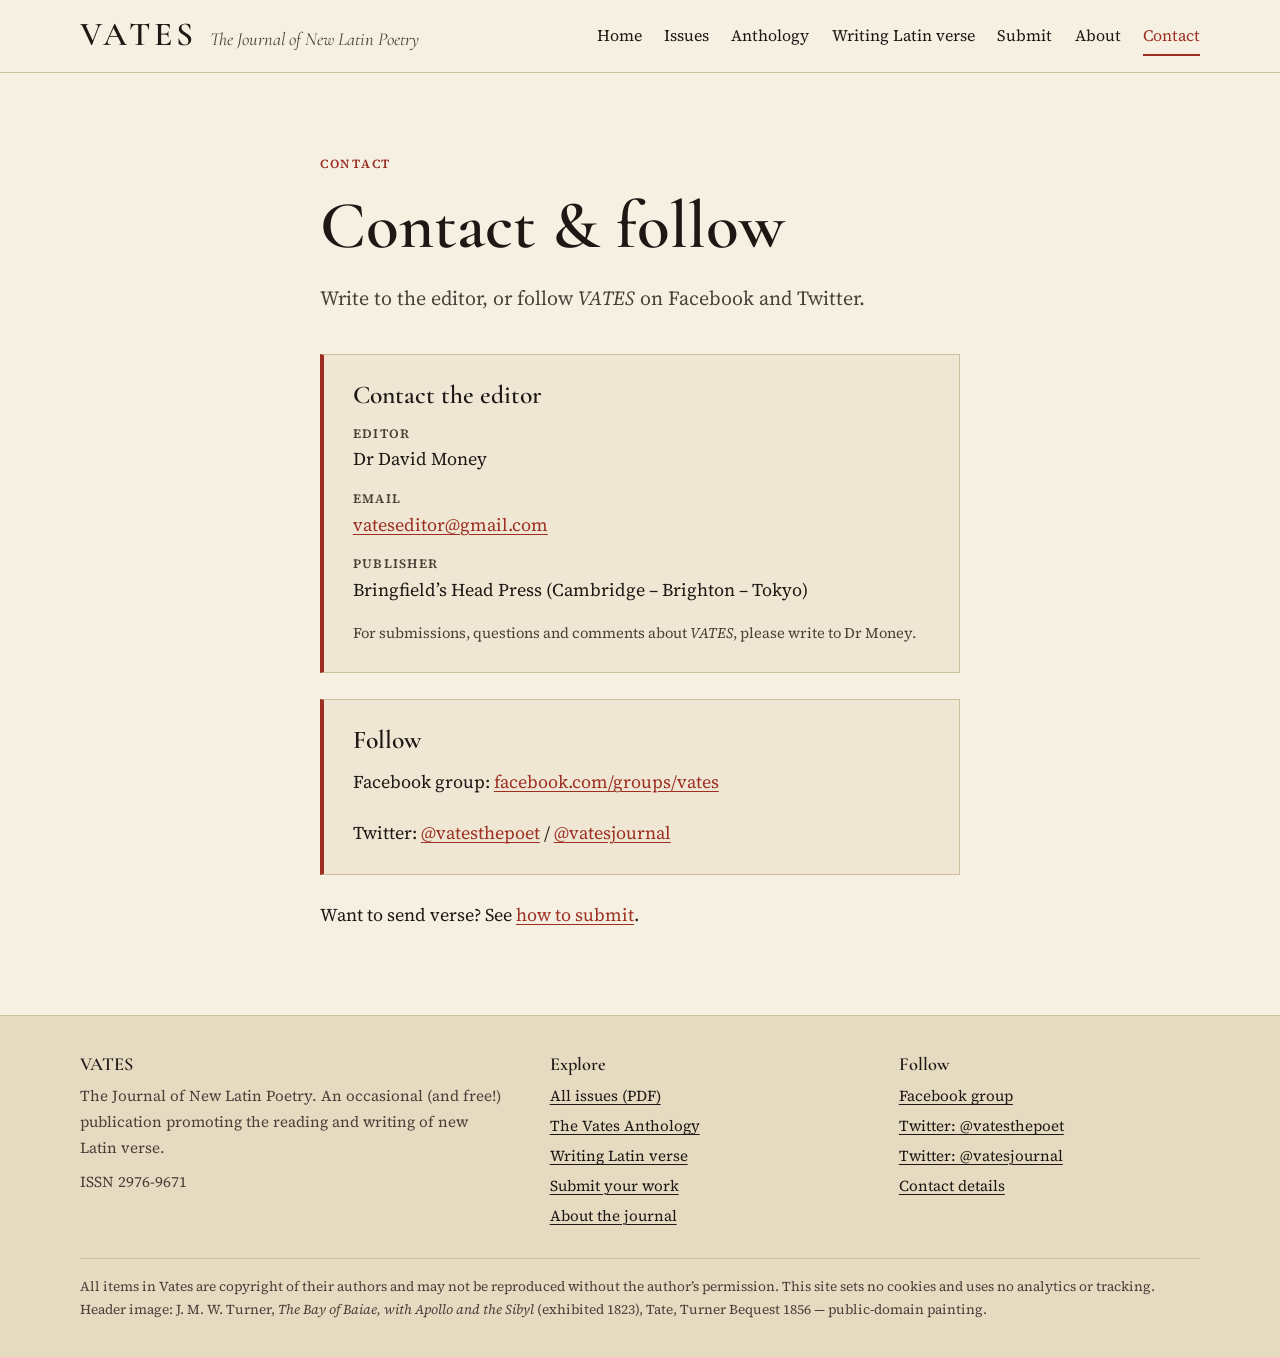
<file: contact.html>
<!doctype html>
<html lang="en">
<head>
<meta charset="utf-8">
<meta name="viewport" content="width=device-width, initial-scale=1">
<title>Contact & follow · VATES</title>
<meta name="description" content="How to contact VATES, The Journal of New Latin Poetry, and where to follow it: Facebook group and Twitter.">
<meta property="og:title" content="Contact & follow · VATES">
<meta property="og:description" content="How to contact VATES, The Journal of New Latin Poetry, and where to follow it: Facebook group and Twitter.">
<meta property="og:type" content="website">
<meta property="og:image" content="img/baiae-og.jpg">
<meta name="theme-color" content="#9c2f22">
<link rel="icon" href="favicon.svg" type="image/svg+xml">
<link rel="preload" href="fonts/CormorantGaramond-normal-600-latin.woff2" as="font" type="font/woff2" crossorigin>
<link rel="stylesheet" href="css/style.css">
</head>
<body>
<a class="skip" href="#main">Skip to content</a>
<header class="site-header">
  <div class="wrap">
    <a class="brand" href="index.html" aria-label="VATES: The Journal of New Latin Poetry — home"><b>VATES</b><span>The Journal of New Latin Poetry</span></a>
    <nav class="site-nav" aria-label="Main"><ul><li><a href="index.html">Home</a></li><li><a href="issues.html">Issues</a></li><li><a href="anthology.html">Anthology</a></li><li><a href="writing-latin-verse.html">Writing Latin verse</a></li><li><a href="contribute.html">Submit</a></li><li><a href="about.html">About</a></li><li><a href="contact.html" aria-current="page">Contact</a></li></ul></nav>
  </div>
</header>

<main id="main">
<div class="prose page-head">
  <p class="eyebrow">Contact</p>
  <h1>Contact &amp; follow</h1>
  <p class="lede">Write to the editor, or follow <em>VATES</em> on Facebook and Twitter.</p>
</div>
<div class="prose" style="padding-bottom:4rem">
  <div class="contact-card">
    <h2>Contact the editor</h2>
    <dl>
      <dt>Editor</dt><dd>Dr David Money</dd>
      <dt>Email</dt><dd><a href="mailto:vateseditor@gmail.com">vateseditor@gmail.com</a></dd>
      <dt>Publisher</dt><dd>Bringfield&rsquo;s Head Press (Cambridge &ndash; Brighton &ndash; Tokyo)</dd>
    </dl>
    <p class="note-line" style="margin-top:1rem">For submissions, questions and comments about <em>VATES</em>, please write to Dr Money.</p>
  </div>

  <div class="contact-card">
    <h2>Follow</h2>
    <p>Facebook group: <a href="https://www.facebook.com/groups/vates/">facebook.com/groups/vates</a></p>
    <p>Twitter: <a href="https://x.com/vatesthepoet">@vatesthepoet</a> / <a href="https://x.com/vatesjournal">@vatesjournal</a></p>
  </div>

  <p>Want to send verse? See <a href="contribute.html">how to submit</a>.</p>
</div>
</main>
<footer class="site-footer">
  <div class="wrap">
    <div>
      <h2>VATES</h2>
      <p>The Journal of New Latin Poetry. An occasional (and free!) publication promoting the reading and writing of new Latin verse.</p>
      <p>ISSN 2976-9671</p>
    </div>
    <div>
      <h2>Explore</h2>
      <ul>
        <li><a href="issues.html">All issues (PDF)</a></li>
        <li><a href="anthology.html">The Vates Anthology</a></li>
        <li><a href="writing-latin-verse.html">Writing Latin verse</a></li>
        <li><a href="contribute.html">Submit your work</a></li>
        <li><a href="about.html">About the journal</a></li>
      </ul>
    </div>
    <div>
      <h2>Follow</h2>
      <ul>
        <li><a href="https://www.facebook.com/groups/vates/">Facebook group</a></li>
        <li><a href="https://x.com/vatesthepoet">Twitter: @vatesthepoet</a></li>
        <li><a href="https://x.com/vatesjournal">Twitter: @vatesjournal</a></li>
        <li><a href="contact.html">Contact details</a></li>
      </ul>
    </div>
    <p class="small">All items in Vates are copyright of their authors and may not be reproduced without the author&rsquo;s permission. This site sets no cookies and uses no analytics or tracking. Header image: J.&nbsp;M.&nbsp;W. Turner, <em>The Bay of Baiae, with Apollo and the Sibyl</em> (exhibited 1823), Tate, Turner Bequest 1856 &mdash; public-domain painting.</p>
  </div>
</footer>
<script src="js/issues-data.js"></script>
<script src="js/site.js"></script>
</body>
</html>
</file>
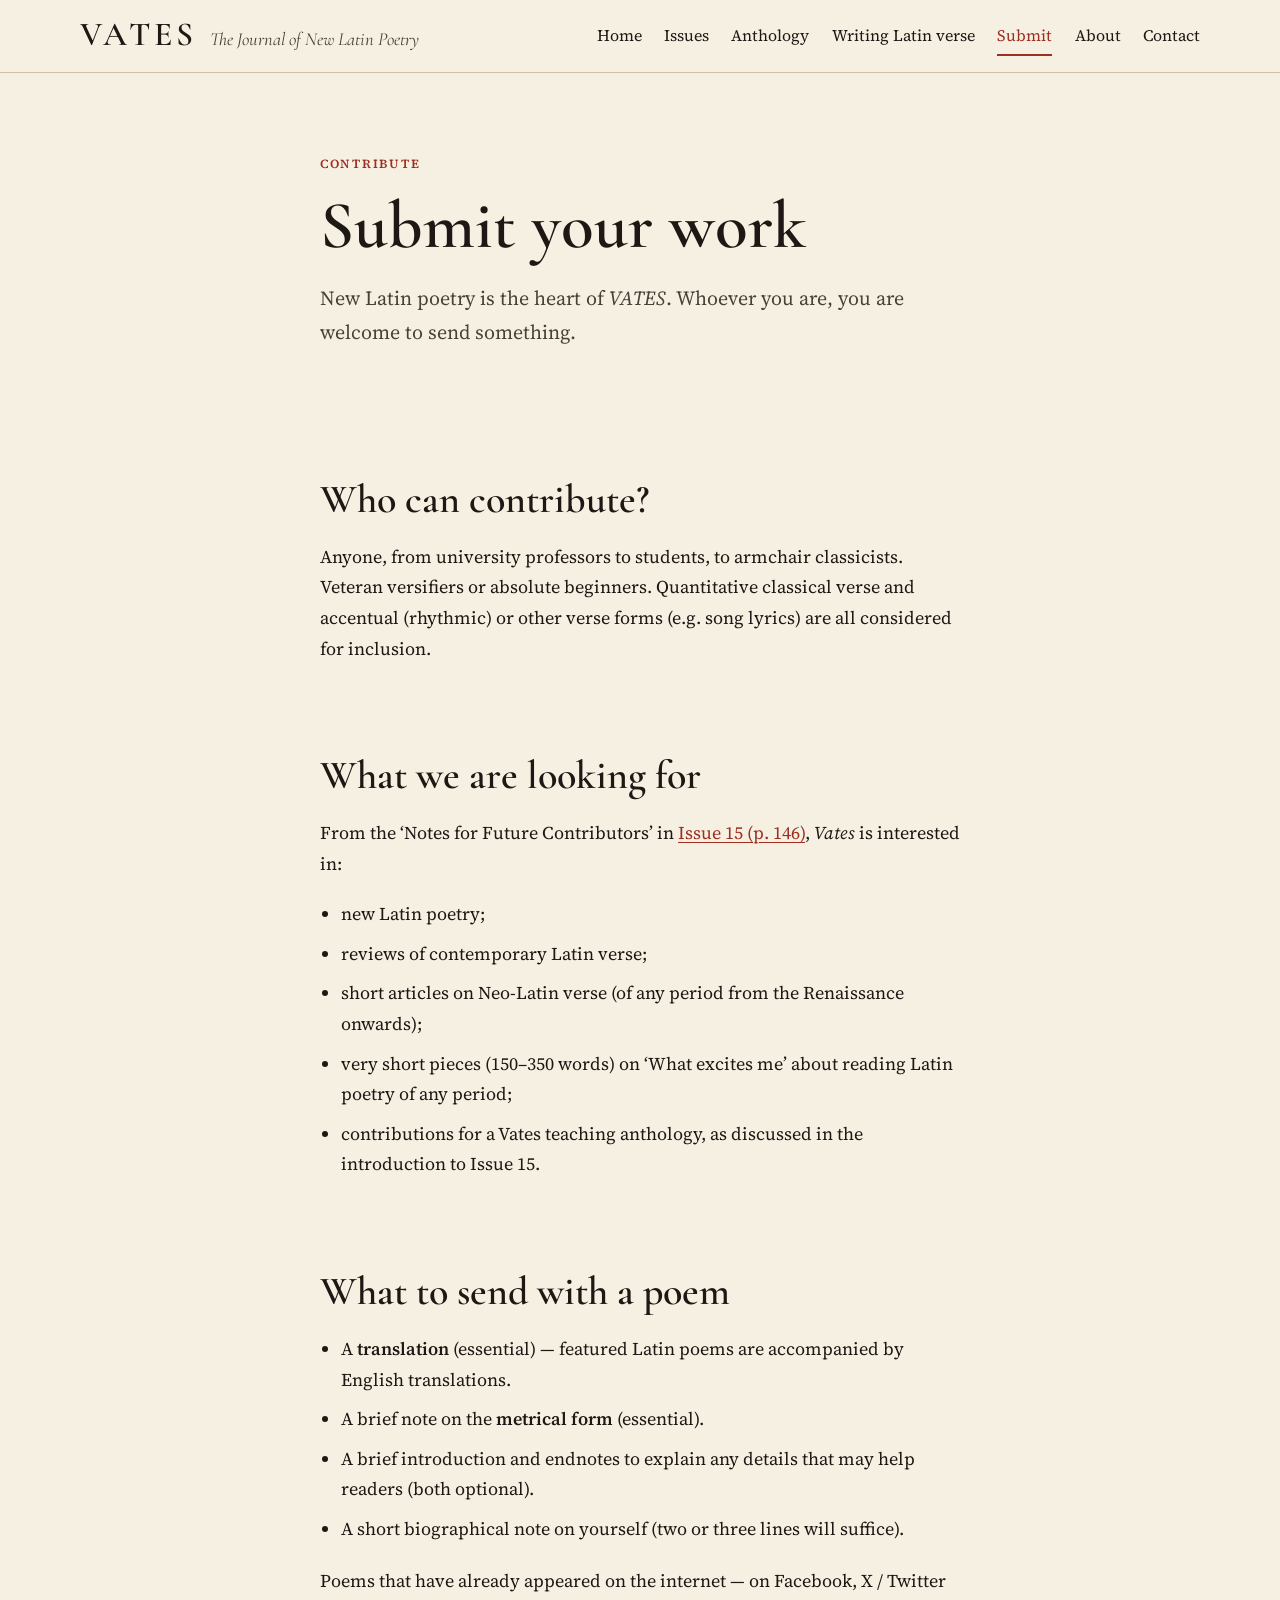
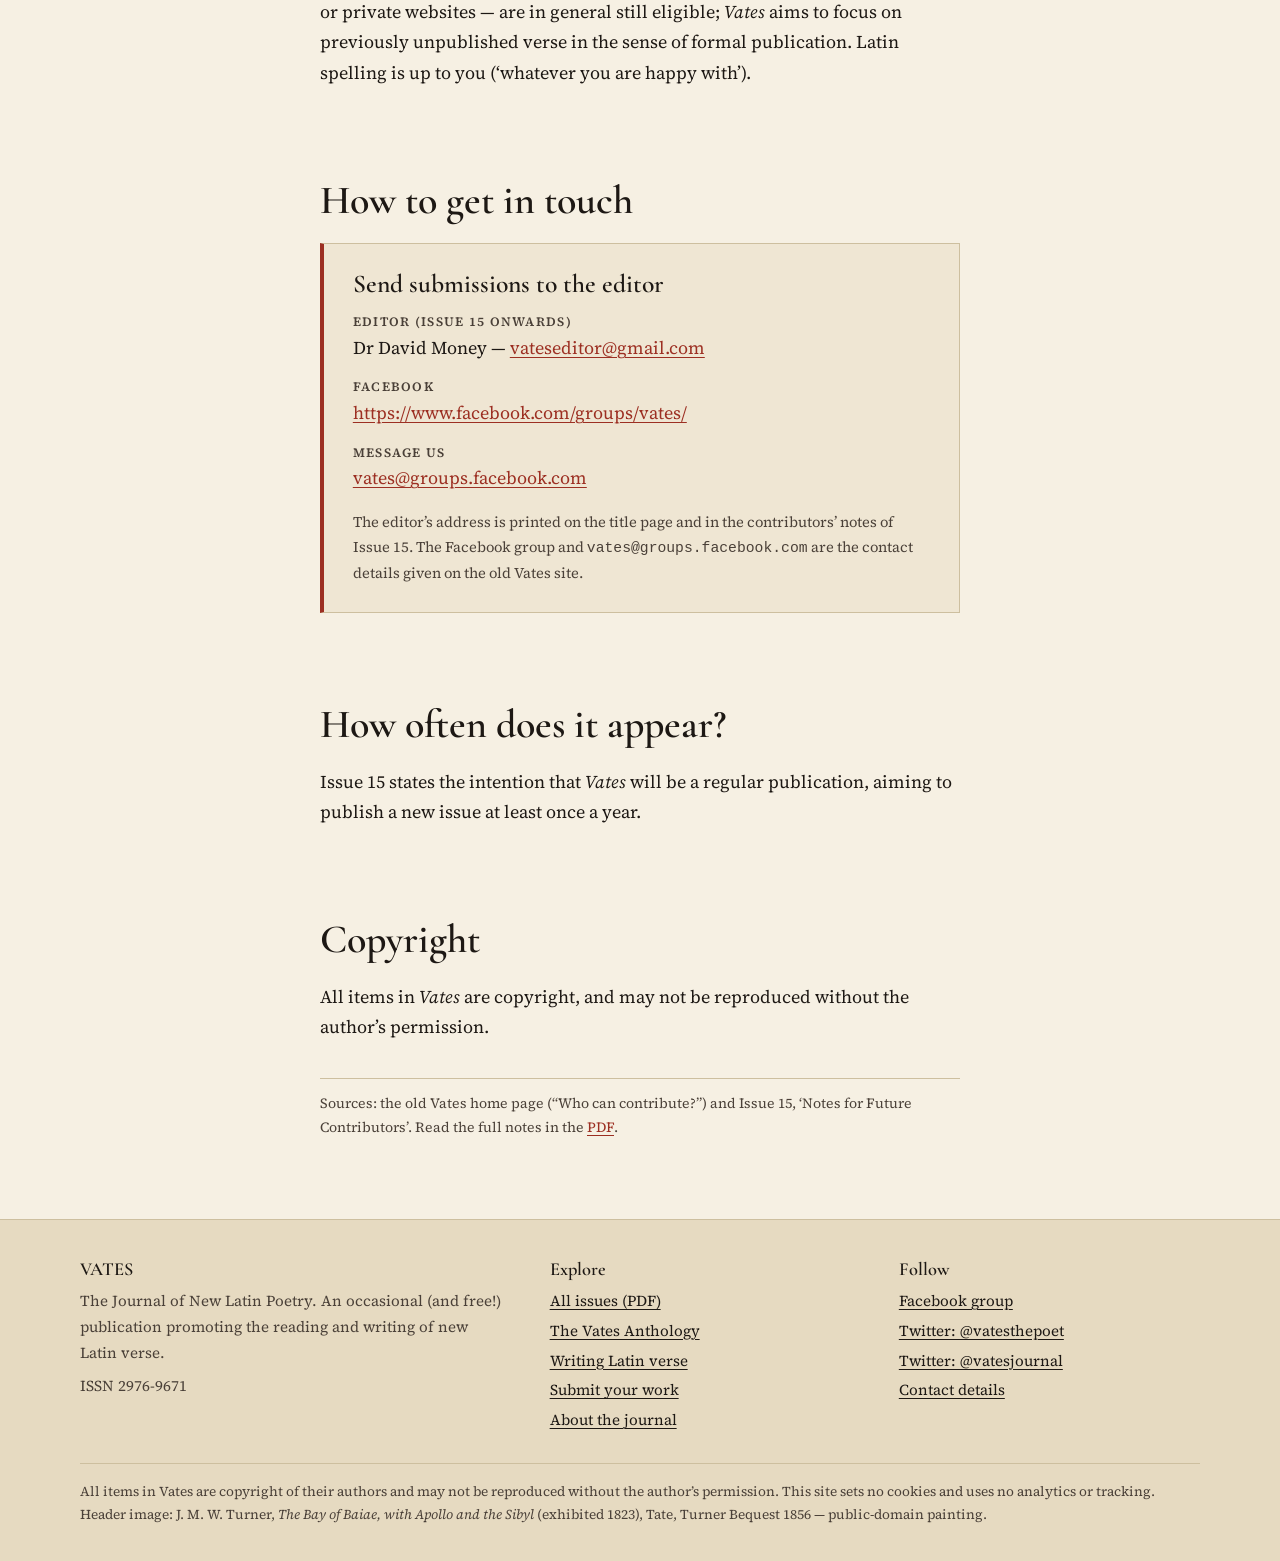
<file: contribute.html>
<!doctype html>
<html lang="en">
<head>
<meta charset="utf-8">
<meta name="viewport" content="width=device-width, initial-scale=1">
<title>Contribute / Submit · VATES</title>
<meta name="description" content="Who can contribute to VATES and how to submit Latin poems, articles and reviews.">
<meta property="og:title" content="Contribute / Submit · VATES">
<meta property="og:description" content="Who can contribute to VATES and how to submit Latin poems, articles and reviews.">
<meta property="og:type" content="website">
<meta property="og:image" content="img/baiae-og.jpg">
<meta name="theme-color" content="#9c2f22">
<link rel="icon" href="favicon.svg" type="image/svg+xml">
<link rel="preload" href="fonts/CormorantGaramond-normal-600-latin.woff2" as="font" type="font/woff2" crossorigin>
<link rel="stylesheet" href="css/style.css">
</head>
<body>
<a class="skip" href="#main">Skip to content</a>
<header class="site-header">
  <div class="wrap">
    <a class="brand" href="index.html" aria-label="VATES: The Journal of New Latin Poetry — home"><b>VATES</b><span>The Journal of New Latin Poetry</span></a>
    <nav class="site-nav" aria-label="Main"><ul><li><a href="index.html">Home</a></li><li><a href="issues.html">Issues</a></li><li><a href="anthology.html">Anthology</a></li><li><a href="writing-latin-verse.html">Writing Latin verse</a></li><li><a href="contribute.html" aria-current="page">Submit</a></li><li><a href="about.html">About</a></li><li><a href="contact.html">Contact</a></li></ul></nav>
  </div>
</header>

<main id="main">
<div class="prose page-head">
  <p class="eyebrow">Contribute</p>
  <h1>Submit your work</h1>
  <p class="lede">New Latin poetry is the heart of <em>VATES</em>. Whoever you are, you are welcome to send something.</p>
</div>
<div class="prose" style="padding-bottom:4rem">
  <h2>Who can contribute?</h2>
  <p>Anyone, from university professors to students, to armchair classicists. Veteran versifiers or absolute beginners. Quantitative classical verse and accentual (rhythmic) or other verse forms (e.g. song lyrics) are all considered for inclusion.</p>

  <h2>What we are looking for</h2>
  <p>From the &lsquo;Notes for Future Contributors&rsquo; in <a href="issues/vates-issue-15.pdf#page=146">Issue&nbsp;15 (p.&nbsp;146)</a>, <em>Vates</em> is interested in:</p>
  <ul>
    <li>new Latin poetry;</li>
    <li>reviews of contemporary Latin verse;</li>
    <li>short articles on Neo-Latin verse (of any period from the Renaissance onwards);</li>
    <li>very short pieces (150&ndash;350 words) on &lsquo;What excites me&rsquo; about reading Latin poetry of any period;</li>
    <li>contributions for a Vates teaching anthology, as discussed in the introduction to Issue&nbsp;15.</li>
  </ul>

  <h2>What to send with a poem</h2>
  <ul>
    <li>A <strong>translation</strong> (essential) &mdash; featured Latin poems are accompanied by English translations.</li>
    <li>A brief note on the <strong>metrical form</strong> (essential).</li>
    <li>A brief introduction and endnotes to explain any details that may help readers (both optional).</li>
    <li>A short biographical note on yourself (two or three lines will suffice).</li>
  </ul>
  <p>Poems that have already appeared on the internet &mdash; on Facebook, X / Twitter or private websites &mdash; are in general still eligible; <em>Vates</em> aims to focus on previously unpublished verse in the sense of formal publication. Latin spelling is up to you (&lsquo;whatever you are happy with&rsquo;).</p>

  <h2>How to get in touch</h2>
  <div class="contact-card">
    <h3>Send submissions to the editor</h3>
    <dl>
      <dt>Editor (Issue 15 onwards)</dt><dd>Dr David Money &mdash; <a href="mailto:vateseditor@gmail.com">vateseditor@gmail.com</a></dd>
      <dt>Facebook</dt><dd><a href="https://www.facebook.com/groups/vates/">https://www.facebook.com/groups/vates/</a></dd>
      <dt>Message us</dt><dd><a href="mailto:vates@groups.facebook.com">vates@groups.facebook.com</a></dd>
    </dl>
    <p class="note-line" style="margin-top:1rem">The editor&rsquo;s address is printed on the title page and in the contributors&rsquo; notes of Issue&nbsp;15. The Facebook group and <code>vates@groups.facebook.com</code> are the contact details given on the old Vates site.</p>
  </div>

  <h2>How often does it appear?</h2>
  <p>Issue&nbsp;15 states the intention that <em>Vates</em> will be a regular publication, aiming to publish a new issue at least once a year.</p>

  <h2>Copyright</h2>
  <p>All items in <em>Vates</em> are copyright, and may not be reproduced without the author&rsquo;s permission.</p>

  <p class="source-note">Sources: the old Vates home page (&ldquo;Who can contribute?&rdquo;) and Issue&nbsp;15, &lsquo;Notes for Future Contributors&rsquo;. Read the full notes in the <a href="issues/vates-issue-15.pdf#page=146">PDF</a>.</p>
</div>
</main>
<footer class="site-footer">
  <div class="wrap">
    <div>
      <h2>VATES</h2>
      <p>The Journal of New Latin Poetry. An occasional (and free!) publication promoting the reading and writing of new Latin verse.</p>
      <p>ISSN 2976-9671</p>
    </div>
    <div>
      <h2>Explore</h2>
      <ul>
        <li><a href="issues.html">All issues (PDF)</a></li>
        <li><a href="anthology.html">The Vates Anthology</a></li>
        <li><a href="writing-latin-verse.html">Writing Latin verse</a></li>
        <li><a href="contribute.html">Submit your work</a></li>
        <li><a href="about.html">About the journal</a></li>
      </ul>
    </div>
    <div>
      <h2>Follow</h2>
      <ul>
        <li><a href="https://www.facebook.com/groups/vates/">Facebook group</a></li>
        <li><a href="https://x.com/vatesthepoet">Twitter: @vatesthepoet</a></li>
        <li><a href="https://x.com/vatesjournal">Twitter: @vatesjournal</a></li>
        <li><a href="contact.html">Contact details</a></li>
      </ul>
    </div>
    <p class="small">All items in Vates are copyright of their authors and may not be reproduced without the author&rsquo;s permission. This site sets no cookies and uses no analytics or tracking. Header image: J.&nbsp;M.&nbsp;W. Turner, <em>The Bay of Baiae, with Apollo and the Sibyl</em> (exhibited 1823), Tate, Turner Bequest 1856 &mdash; public-domain painting.</p>
  </div>
</footer>
<script src="js/issues-data.js"></script>
<script src="js/site.js"></script>
</body>
</html>
</file>
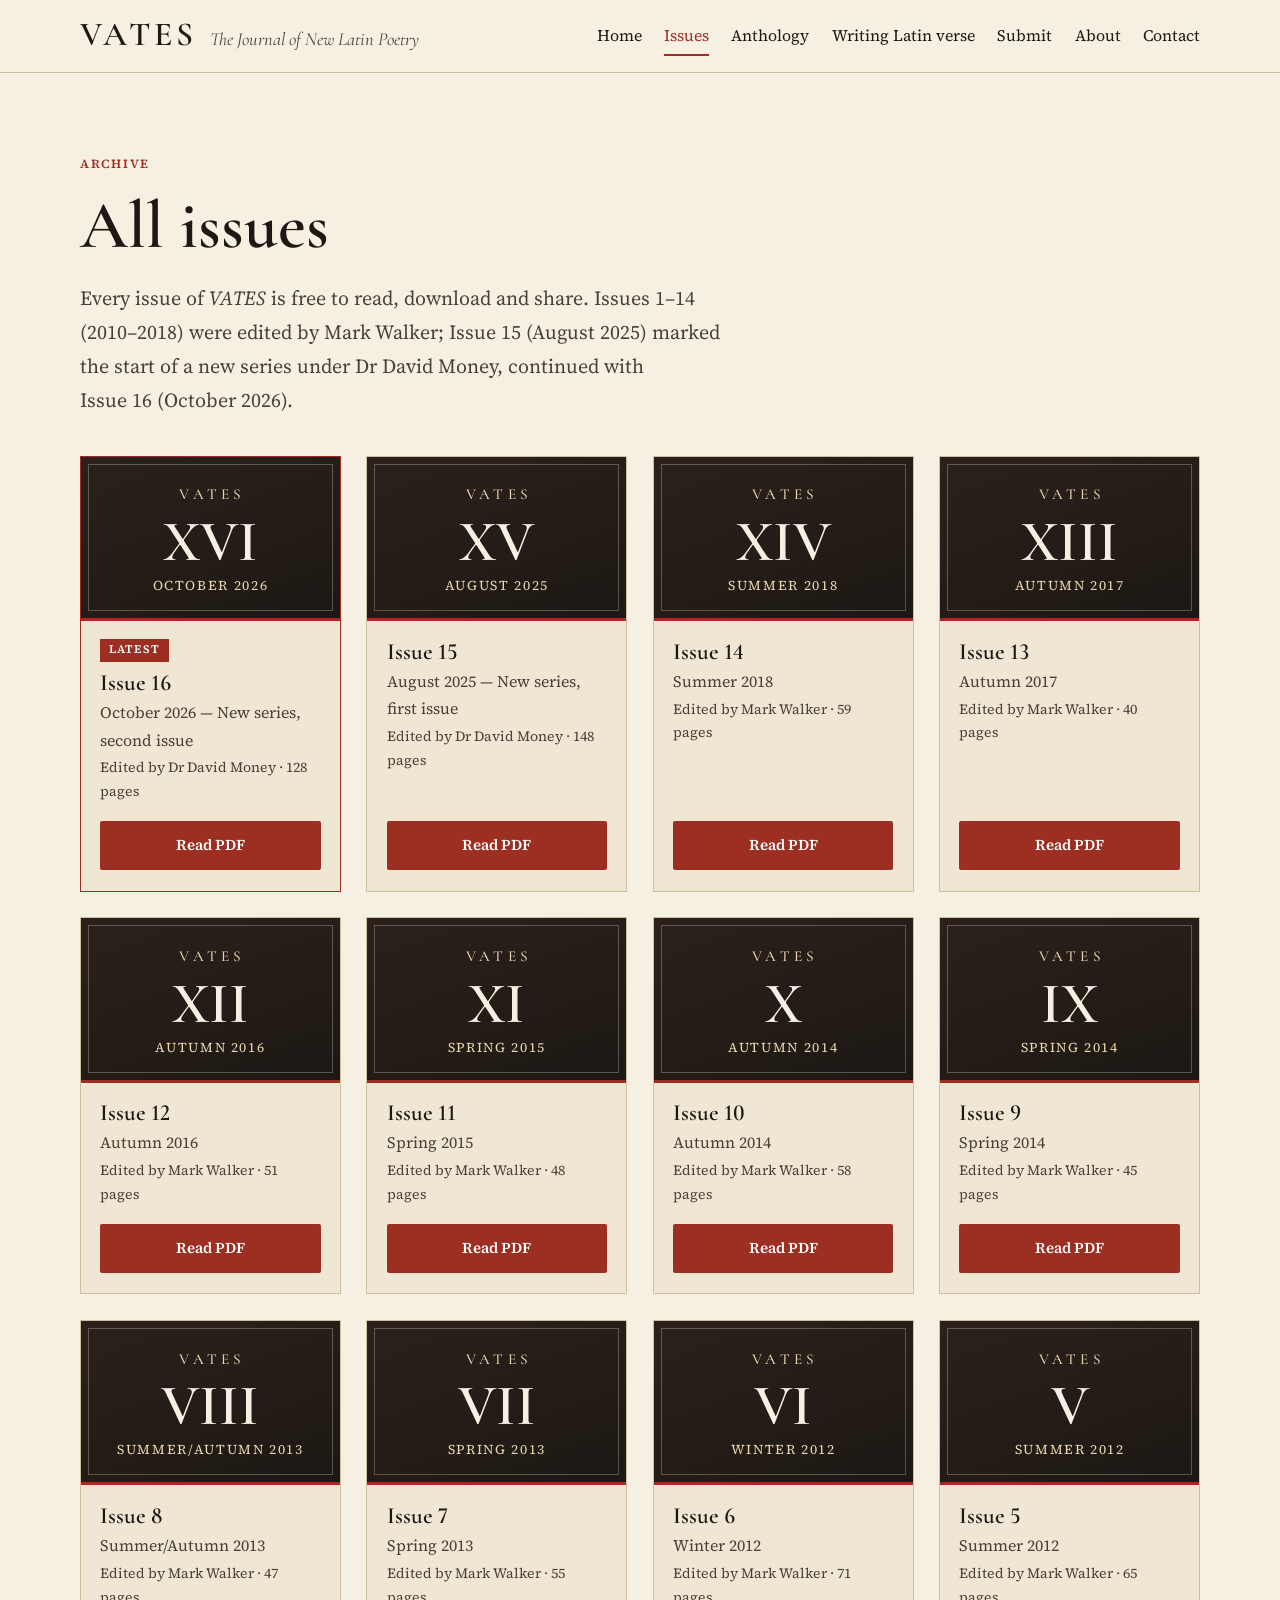
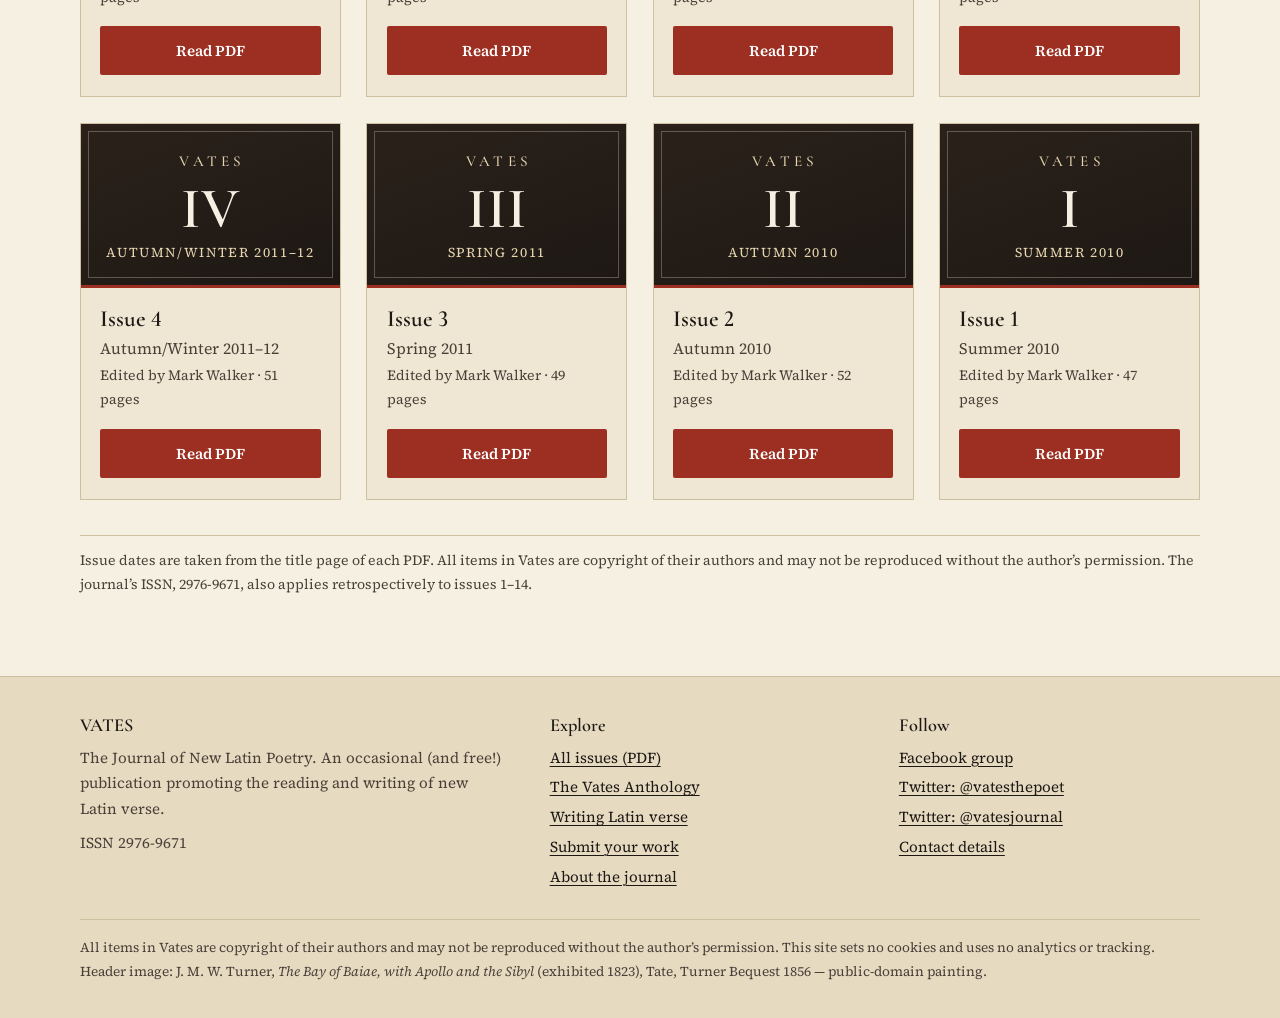
<file: issues.html>
<!doctype html>
<html lang="en">
<head>
<meta charset="utf-8">
<meta name="viewport" content="width=device-width, initial-scale=1">
<title>Issues archive · VATES</title>
<meta name="description" content="Every issue of VATES, The Journal of New Latin Poetry, from 2010 to 2025, free to read and download as PDF.">
<meta property="og:title" content="Issues archive · VATES">
<meta property="og:description" content="Every issue of VATES, The Journal of New Latin Poetry, from 2010 to 2025, free to read and download as PDF.">
<meta property="og:type" content="website">
<meta property="og:image" content="img/baiae-og.jpg">
<meta name="theme-color" content="#9c2f22">
<link rel="icon" href="favicon.svg" type="image/svg+xml">
<link rel="preload" href="fonts/CormorantGaramond-normal-600-latin.woff2" as="font" type="font/woff2" crossorigin>
<link rel="stylesheet" href="css/style.css">
</head>
<body>
<a class="skip" href="#main">Skip to content</a>
<header class="site-header">
  <div class="wrap">
    <a class="brand" href="index.html" aria-label="VATES: The Journal of New Latin Poetry — home"><b>VATES</b><span>The Journal of New Latin Poetry</span></a>
    <nav class="site-nav" aria-label="Main"><ul><li><a href="index.html">Home</a></li><li><a href="issues.html" aria-current="page">Issues</a></li><li><a href="anthology.html">Anthology</a></li><li><a href="writing-latin-verse.html">Writing Latin verse</a></li><li><a href="contribute.html">Submit</a></li><li><a href="about.html">About</a></li><li><a href="contact.html">Contact</a></li></ul></nav>
  </div>
</header>

<main id="main">
<div class="wrap page-head">
  <p class="eyebrow">Archive</p>
  <h1>All issues</h1>
  <p class="lede">Every issue of <em>VATES</em> is free to read, download and share. Issues&nbsp;1&ndash;14 (2010&ndash;2018) were edited by Mark Walker; Issue&nbsp;15 (August&nbsp;2025) marked the start of a new series under Dr&nbsp;David Money, continued with Issue&nbsp;16 (October&nbsp;2026).</p>
</div>
<div class="wrap" style="padding-bottom:4rem">
  <noscript>
    <p class="placeholder"><b>JavaScript is off</b> &mdash; the issue cards are drawn by a tiny script. Here are the PDFs directly:</p>
    <ul>
      <li><a href="issues/vates-issue-16.pdf">Issue 16 &mdash; October 2026</a></li>
      <li><a href="issues/vates-issue-15.pdf">Issue 15 &mdash; August 2025</a></li>
      <li><a href="issues/vates-issue-14.pdf">Issue 14 &mdash; Summer 2018</a></li>
      <li><a href="issues/vates-issue-13.pdf">Issue 13 &mdash; Autumn 2017</a></li>
      <li><a href="issues/vates-issue-12.pdf">Issue 12 &mdash; Autumn 2016</a></li>
      <li><a href="issues/vates-issue-11.pdf">Issue 11 &mdash; Spring 2015</a></li>
      <li><a href="issues/vates-issue-10.pdf">Issue 10 &mdash; Autumn 2014</a></li>
      <li><a href="issues/vates-issue-09.pdf">Issue 9 &mdash; Spring 2014</a></li>
      <li><a href="issues/vates-issue-08.pdf">Issue 8 &mdash; Summer/Autumn 2013</a></li>
      <li><a href="issues/vates-issue-07.pdf">Issue 7 &mdash; Spring 2013</a></li>
      <li><a href="issues/vates-issue-06.pdf">Issue 6 &mdash; Winter 2012</a></li>
      <li><a href="issues/vates-issue-05.pdf">Issue 5 &mdash; Summer 2012</a></li>
      <li><a href="issues/vates-issue-04.pdf">Issue 4 &mdash; Autumn/Winter 2011&ndash;12</a></li>
      <li><a href="issues/vates-issue-03.pdf">Issue 3 &mdash; Spring 2011</a></li>
      <li><a href="issues/vates-issue-02.pdf">Issue 2 &mdash; Autumn 2010</a></li>
      <li><a href="issues/vates-issue-01.pdf">Issue 1 &mdash; Summer 2010</a></li>
    </ul>
  </noscript>
  <ol class="issue-grid" id="issue-grid" aria-label="Issues of Vates, newest first"></ol>
  <p class="source-note">Issue dates are taken from the title page of each PDF. All items in Vates are copyright of their authors and may not be reproduced without the author&rsquo;s permission. The journal&rsquo;s ISSN, 2976-9671, also applies retrospectively to issues&nbsp;1&ndash;14.</p>
</div>
</main>
<footer class="site-footer">
  <div class="wrap">
    <div>
      <h2>VATES</h2>
      <p>The Journal of New Latin Poetry. An occasional (and free!) publication promoting the reading and writing of new Latin verse.</p>
      <p>ISSN 2976-9671</p>
    </div>
    <div>
      <h2>Explore</h2>
      <ul>
        <li><a href="issues.html">All issues (PDF)</a></li>
        <li><a href="anthology.html">The Vates Anthology</a></li>
        <li><a href="writing-latin-verse.html">Writing Latin verse</a></li>
        <li><a href="contribute.html">Submit your work</a></li>
        <li><a href="about.html">About the journal</a></li>
      </ul>
    </div>
    <div>
      <h2>Follow</h2>
      <ul>
        <li><a href="https://www.facebook.com/groups/vates/">Facebook group</a></li>
        <li><a href="https://x.com/vatesthepoet">Twitter: @vatesthepoet</a></li>
        <li><a href="https://x.com/vatesjournal">Twitter: @vatesjournal</a></li>
        <li><a href="contact.html">Contact details</a></li>
      </ul>
    </div>
    <p class="small">All items in Vates are copyright of their authors and may not be reproduced without the author&rsquo;s permission. This site sets no cookies and uses no analytics or tracking. Header image: J.&nbsp;M.&nbsp;W. Turner, <em>The Bay of Baiae, with Apollo and the Sibyl</em> (exhibited 1823), Tate, Turner Bequest 1856 &mdash; public-domain painting.</p>
  </div>
</footer>
<script src="js/issues-data.js"></script>
<script src="js/site.js"></script>
</body>
</html>
</file>
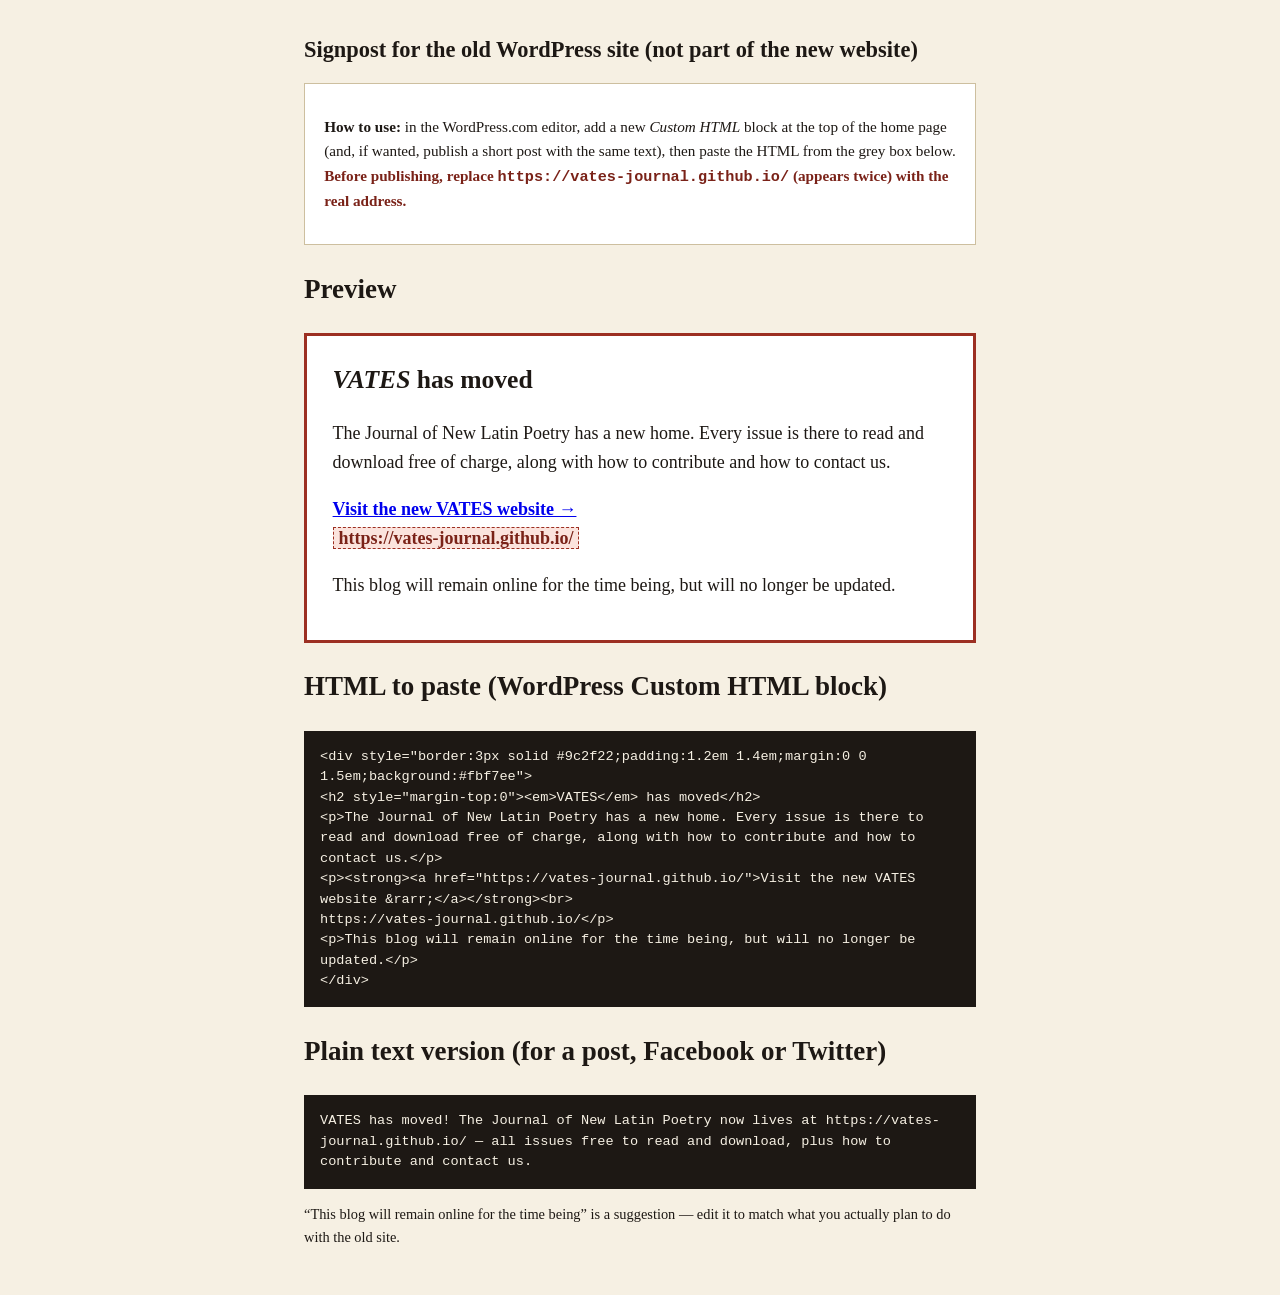
<file: signpost.html>
<!doctype html>
<html lang="en">
<head>
<meta charset="utf-8">
<meta name="viewport" content="width=device-width, initial-scale=1">
<meta name="robots" content="noindex">
<link rel="icon" href="favicon.svg" type="image/svg+xml">
<title>Signpost for the old VATES WordPress site</title>
<style>
  body{font:18px/1.6 Georgia,serif;background:#f6f0e3;color:#1d1814;margin:0;padding:2rem 1rem}
  .box{max-width:42rem;margin:0 auto}
  h1{font-size:1.4rem;margin-top:0}
  .how{background:#fff;border:1px solid #cdbf9f;padding:1rem 1.2rem;font-size:.95rem}
  .preview{border:3px solid #9c2f22;background:#fff;padding:1.4rem 1.6rem;margin:1.4rem 0}
  .preview h2{margin:.1rem 0 .5rem;font-size:1.6rem}
  .ph{background:#fbe3dd;color:#7a2218;font-weight:bold;padding:0 .3rem;border:1px dashed #9c2f22}
  pre{white-space:pre-wrap;background:#1d1814;color:#f6f0e3;padding:1rem;font-size:.85rem;line-height:1.5;overflow:auto}
  .warn{color:#7a2218;font-weight:bold}
</style>
</head>
<body>
<div class="box">
  <h1>Signpost for the old WordPress site (not part of the new website)</h1>
  <div class="how">
    <p><strong>How to use:</strong> in the WordPress.com editor, add a new <em>Custom HTML</em> block at the top of the home page (and, if wanted, publish a short post with the same text), then paste the HTML from the grey box below.
    <span class="warn">Before publishing, replace <code>https://vates-journal.github.io/</code> (appears twice) with the real address.</span></p>
  </div>

  <h2>Preview</h2>
  <div class="preview">
    <h2><em>VATES</em> has moved</h2>
    <p>The Journal of New Latin Poetry has a new home. Every issue is there to read and download free of charge, along with how to contribute and how to contact us.</p>
    <p><a href="#" onclick="return false"><strong>Visit the new VATES website &rarr;</strong></a><br>
    <span class="ph">https://vates-journal.github.io/</span></p>
    <p>This blog will remain online for the time being, but will no longer be updated.</p>
  </div>

  <h2>HTML to paste (WordPress Custom HTML block)</h2>
  <pre id="code">&lt;div style="border:3px solid #9c2f22;padding:1.2em 1.4em;margin:0 0 1.5em;background:#fbf7ee"&gt;
&lt;h2 style="margin-top:0"&gt;&lt;em&gt;VATES&lt;/em&gt; has moved&lt;/h2&gt;
&lt;p&gt;The Journal of New Latin Poetry has a new home. Every issue is there to read and download free of charge, along with how to contribute and how to contact us.&lt;/p&gt;
&lt;p&gt;&lt;strong&gt;&lt;a href="https://vates-journal.github.io/"&gt;Visit the new VATES website &amp;rarr;&lt;/a&gt;&lt;/strong&gt;&lt;br&gt;
https://vates-journal.github.io/&lt;/p&gt;
&lt;p&gt;This blog will remain online for the time being, but will no longer be updated.&lt;/p&gt;
&lt;/div&gt;</pre>

  <h2>Plain text version (for a post, Facebook or Twitter)</h2>
  <pre>VATES has moved! The Journal of New Latin Poetry now lives at https://vates-journal.github.io/ &mdash; all issues free to read and download, plus how to contribute and contact us.</pre>
  <p style="font-size:.9rem">&ldquo;This blog will remain online for the time being&rdquo; is a suggestion &mdash; edit it to match what you actually plan to do with the old site.</p>
</div>
</body>
</html>
</file>
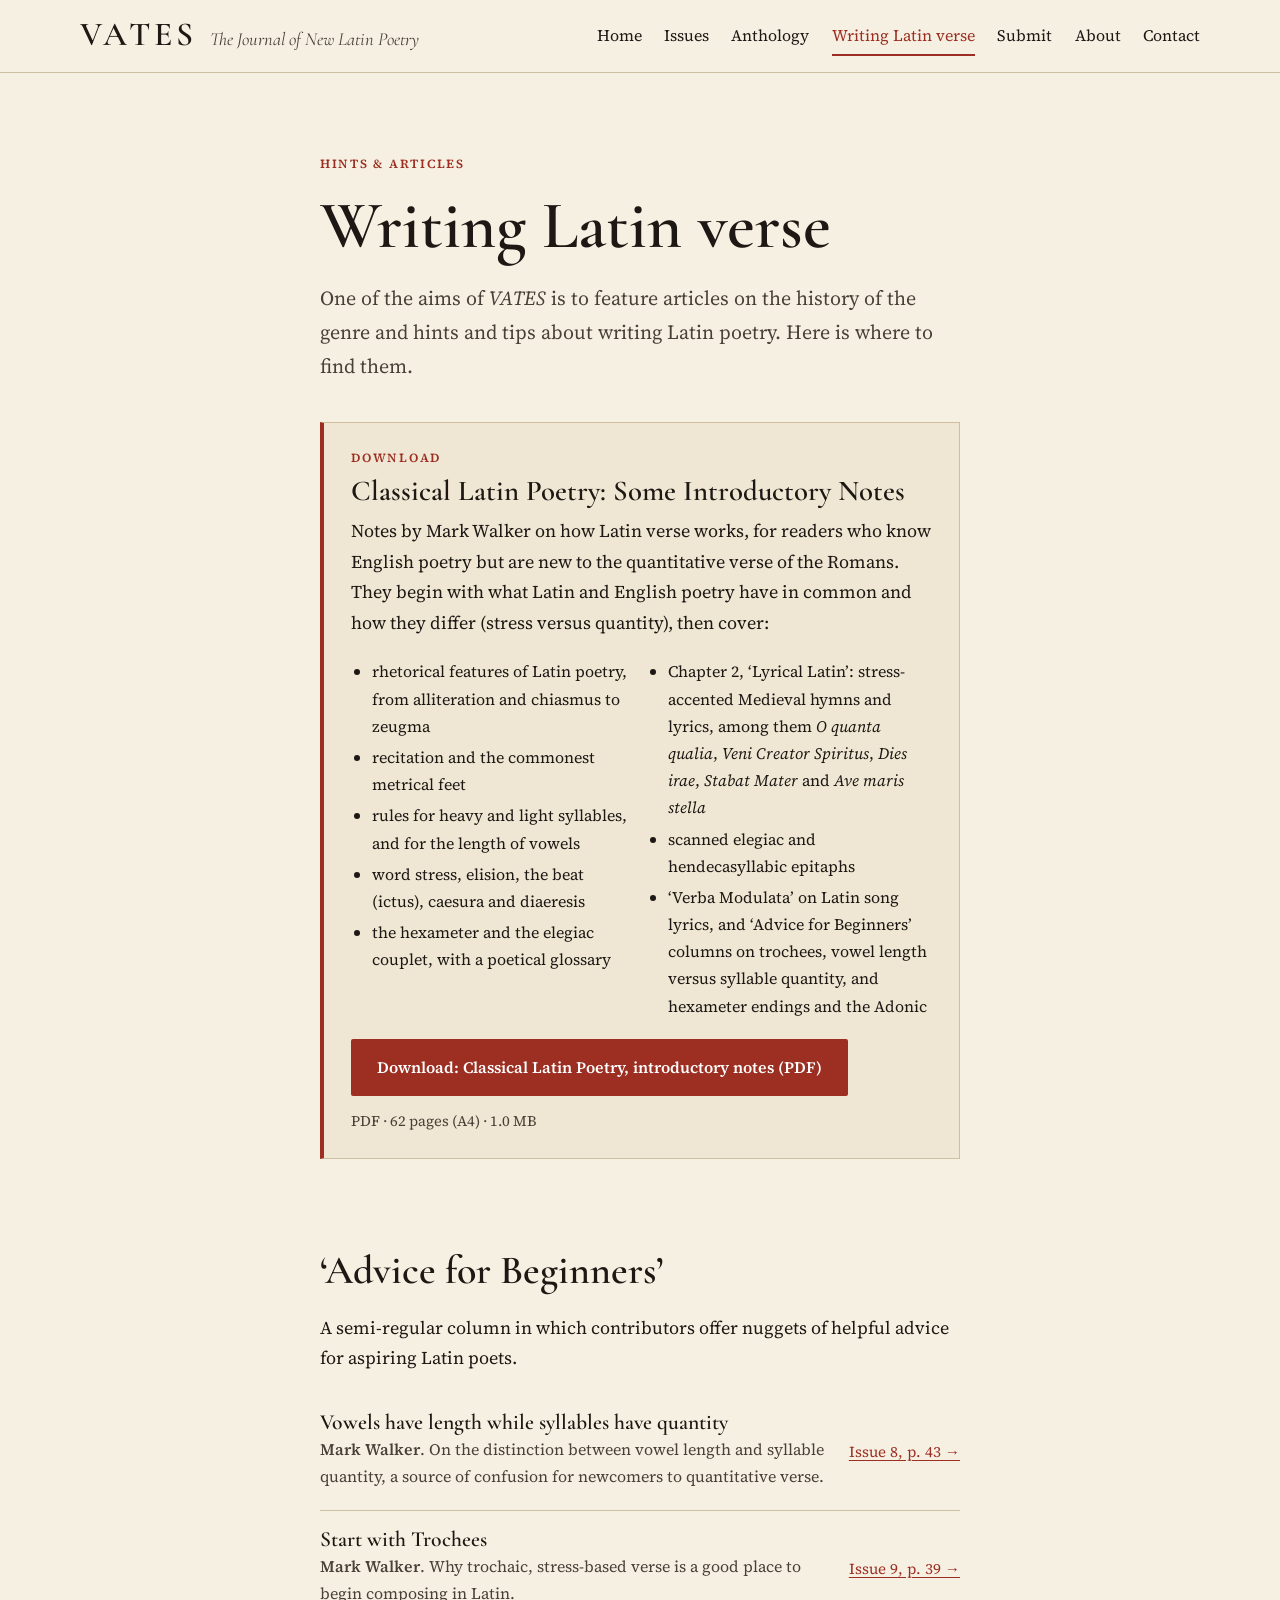
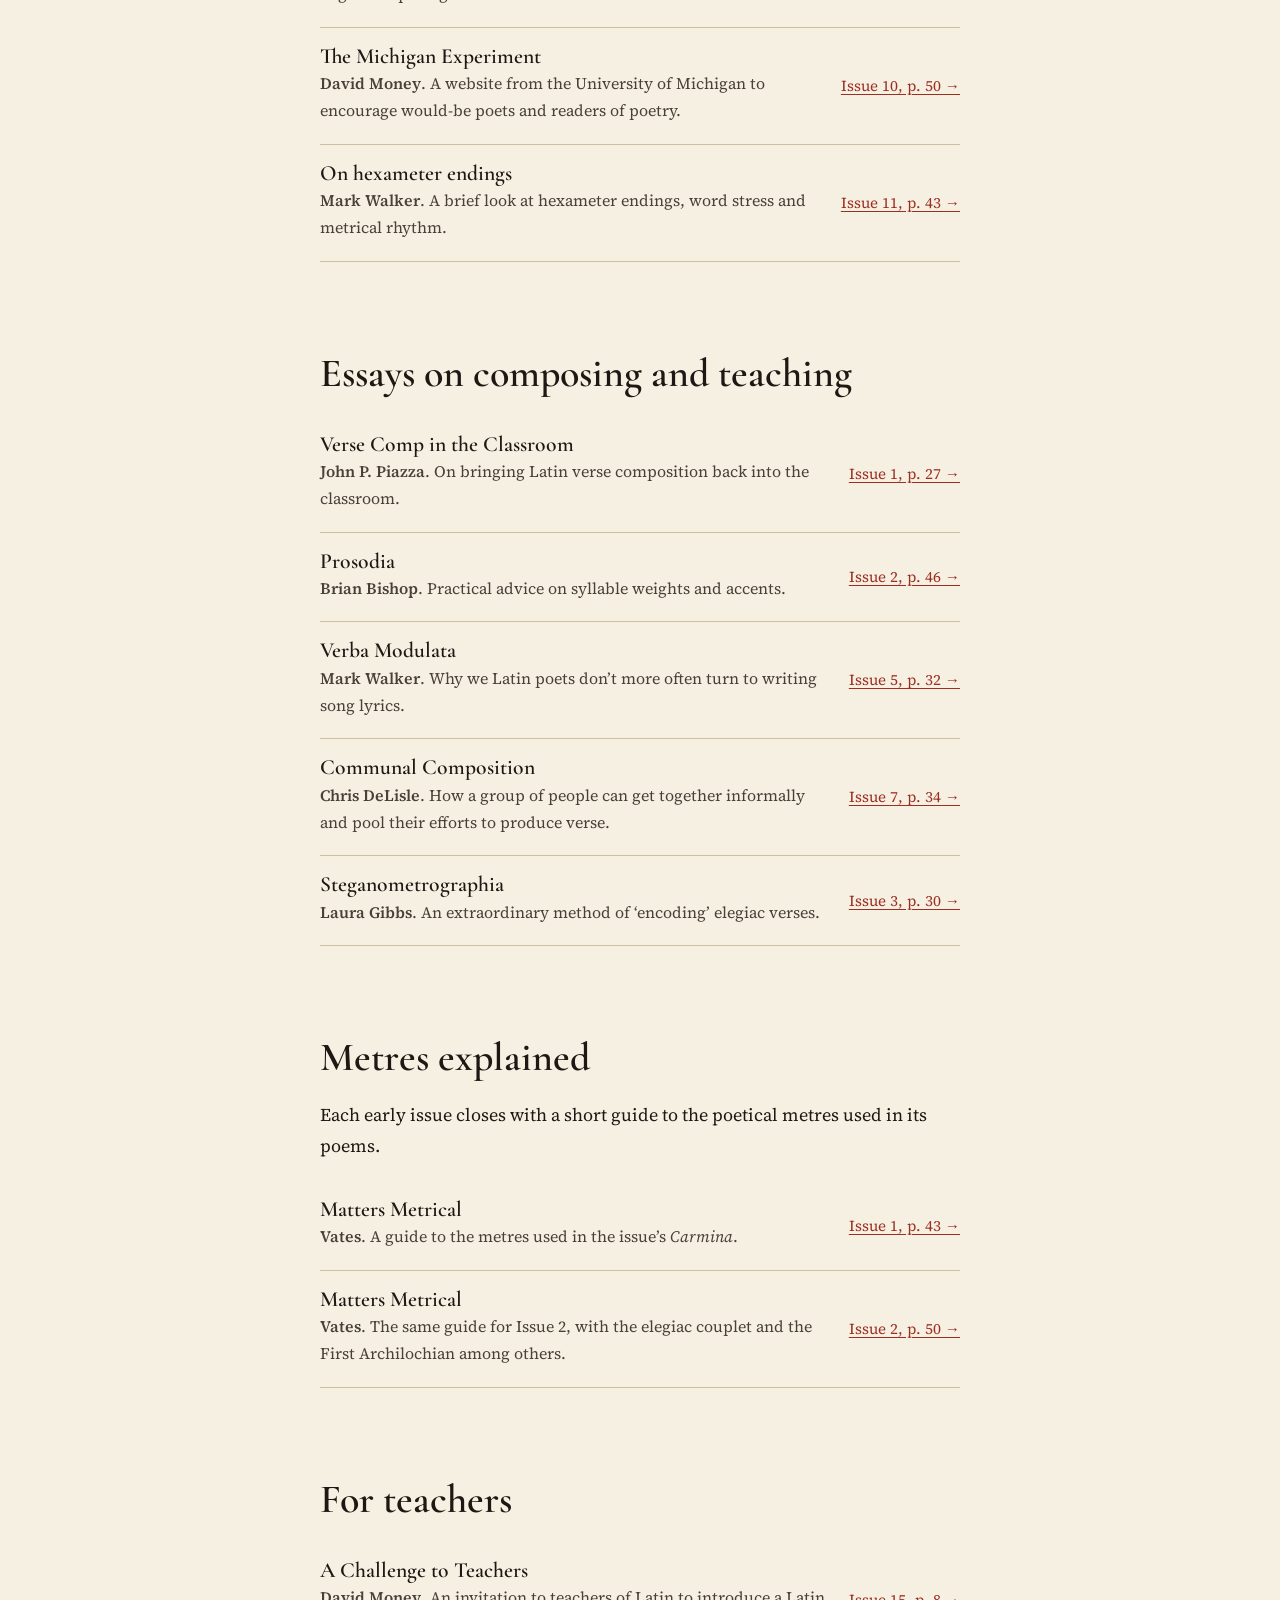
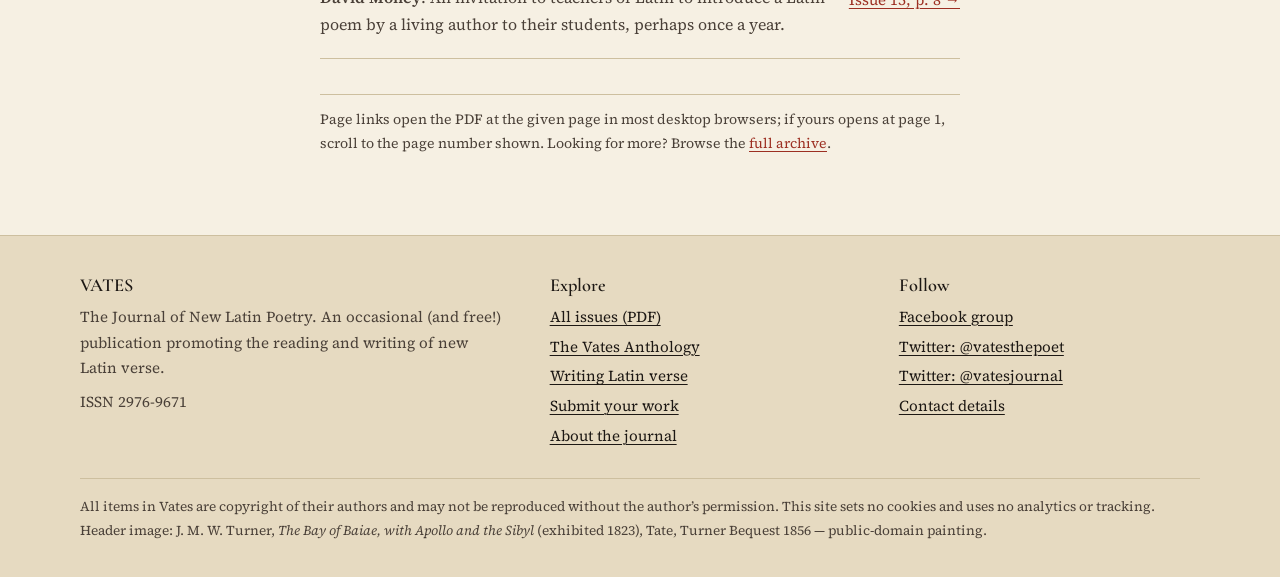
<file: writing-latin-verse.html>
<!doctype html>
<html lang="en">
<head>
<meta charset="utf-8">
<meta name="viewport" content="width=device-width, initial-scale=1">
<title>Writing Latin verse · VATES</title>
<meta name="description" content="Hints, tips and articles on writing Latin poetry from the pages of VATES, with links to the exact pages in each issue.">
<meta property="og:title" content="Writing Latin verse · VATES">
<meta property="og:description" content="Hints, tips and articles on writing Latin poetry from the pages of VATES, with links to the exact pages in each issue.">
<meta property="og:type" content="website">
<meta property="og:image" content="img/baiae-og.jpg">
<meta name="theme-color" content="#9c2f22">
<link rel="icon" href="favicon.svg" type="image/svg+xml">
<link rel="preload" href="fonts/CormorantGaramond-normal-600-latin.woff2" as="font" type="font/woff2" crossorigin>
<link rel="stylesheet" href="css/style.css">
</head>
<body>
<a class="skip" href="#main">Skip to content</a>
<header class="site-header">
  <div class="wrap">
    <a class="brand" href="index.html" aria-label="VATES: The Journal of New Latin Poetry — home"><b>VATES</b><span>The Journal of New Latin Poetry</span></a>
    <nav class="site-nav" aria-label="Main"><ul><li><a href="index.html">Home</a></li><li><a href="issues.html">Issues</a></li><li><a href="anthology.html">Anthology</a></li><li><a href="writing-latin-verse.html" aria-current="page">Writing Latin verse</a></li><li><a href="contribute.html">Submit</a></li><li><a href="about.html">About</a></li><li><a href="contact.html">Contact</a></li></ul></nav>
  </div>
</header>

<main id="main">
<div class="prose page-head">
  <p class="eyebrow">Hints &amp; articles</p>
  <h1>Writing Latin verse</h1>
  <p class="lede">One of the aims of <em>VATES</em> is to feature articles on the history of the genre and hints and tips about writing Latin poetry. Here is where to find them.</p>
</div>
<div class="prose" style="padding-bottom:4rem">
  <section class="guide-dl" id="intro-notes" aria-labelledby="notes-h">
    <p class="eyebrow">Download</p>
    <h2 id="notes-h">Classical Latin Poetry: Some Introductory Notes</h2>
    <p>Notes by Mark Walker on how Latin verse works, for readers who know English poetry but are new to the quantitative verse of the Romans. They begin with what Latin and English poetry have in common and how they differ (stress versus quantity), then cover:</p>
    <ul>
      <li>rhetorical features of Latin poetry, from alliteration and chiasmus to zeugma</li>
      <li>recitation and the commonest metrical feet</li>
      <li>rules for heavy and light syllables, and for the length of vowels</li>
      <li>word stress, elision, the beat (ictus), caesura and diaeresis</li>
      <li>the hexameter and the elegiac couplet, with a poetical glossary</li>
      <li>Chapter&nbsp;2, &lsquo;Lyrical Latin&rsquo;: stress-accented Medieval hymns and lyrics, among them <em>O quanta qualia</em>, <em>Veni Creator Spiritus</em>, <em>Dies irae</em>, <em>Stabat Mater</em> and <em>Ave maris stella</em></li>
      <li>scanned elegiac and hendecasyllabic epitaphs</li>
      <li>&lsquo;Verba Modulata&rsquo; on Latin song lyrics, and &lsquo;Advice for Beginners&rsquo; columns on trochees, vowel length versus syllable quantity, and hexameter endings and the Adonic</li>
    </ul>
    <div class="btns"><a class="btn" href="guides/classical-latin-poetry-notes.pdf" download>Download: Classical Latin Poetry, introductory notes (PDF)</a></div>
    <p class="note-line">PDF &middot; 62 pages (A4) &middot; 1.0&nbsp;MB</p>
  </section>

  <h2>&lsquo;Advice for Beginners&rsquo;</h2>
  <p>A semi-regular column in which contributors offer nuggets of helpful advice for aspiring Latin poets.</p>
  <ul class="reading-list">
<li><div><h3>Vowels have length while syllables have quantity</h3><p><strong>Mark Walker</strong>. On the distinction between vowel length and syllable quantity, a source of confusion for newcomers to quantitative verse.</p></div><a class="where" href="issues/vates-issue-08.pdf#page=43">Issue 8, p.&nbsp;43 &rarr;</a></li>
<li><div><h3>Start with Trochees</h3><p><strong>Mark Walker</strong>. Why trochaic, stress-based verse is a good place to begin composing in Latin.</p></div><a class="where" href="issues/vates-issue-09.pdf#page=39">Issue 9, p.&nbsp;39 &rarr;</a></li>
<li><div><h3>The Michigan Experiment</h3><p><strong>David Money</strong>. A website from the University of Michigan to encourage would-be poets and readers of poetry.</p></div><a class="where" href="issues/vates-issue-10.pdf#page=50">Issue 10, p.&nbsp;50 &rarr;</a></li>
<li><div><h3>On hexameter endings</h3><p><strong>Mark Walker</strong>. A brief look at hexameter endings, word stress and metrical rhythm.</p></div><a class="where" href="issues/vates-issue-11.pdf#page=43">Issue 11, p.&nbsp;43 &rarr;</a></li>
  </ul>

  <h2>Essays on composing and teaching</h2>
  <ul class="reading-list">
<li><div><h3>Verse Comp in the Classroom</h3><p><strong>John P. Piazza</strong>. On bringing Latin verse composition back into the classroom.</p></div><a class="where" href="issues/vates-issue-01.pdf#page=27">Issue 1, p.&nbsp;27 &rarr;</a></li>
<li><div><h3>Prosodia</h3><p><strong>Brian Bishop</strong>. Practical advice on syllable weights and accents.</p></div><a class="where" href="issues/vates-issue-02.pdf#page=46">Issue 2, p.&nbsp;46 &rarr;</a></li>
<li><div><h3>Verba Modulata</h3><p><strong>Mark Walker</strong>. Why we Latin poets don&rsquo;t more often turn to writing song lyrics.</p></div><a class="where" href="issues/vates-issue-05.pdf#page=32">Issue 5, p.&nbsp;32 &rarr;</a></li>
<li><div><h3>Communal Composition</h3><p><strong>Chris DeLisle</strong>. How a group of people can get together informally and pool their efforts to produce verse.</p></div><a class="where" href="issues/vates-issue-07.pdf#page=34">Issue 7, p.&nbsp;34 &rarr;</a></li>
<li><div><h3>Steganometrographia</h3><p><strong>Laura Gibbs</strong>. An extraordinary method of &lsquo;encoding&rsquo; elegiac verses.</p></div><a class="where" href="issues/vates-issue-03.pdf#page=30">Issue 3, p.&nbsp;30 &rarr;</a></li>
  </ul>

  <h2>Metres explained</h2>
  <p>Each early issue closes with a short guide to the poetical metres used in its poems.</p>
  <ul class="reading-list">
<li><div><h3>Matters Metrical</h3><p><strong>Vates</strong>. A guide to the metres used in the issue&rsquo;s <em>Carmina</em>.</p></div><a class="where" href="issues/vates-issue-01.pdf#page=43">Issue 1, p.&nbsp;43 &rarr;</a></li>
<li><div><h3>Matters Metrical</h3><p><strong>Vates</strong>. The same guide for Issue&nbsp;2, with the elegiac couplet and the First Archilochian among others.</p></div><a class="where" href="issues/vates-issue-02.pdf#page=50">Issue 2, p.&nbsp;50 &rarr;</a></li>
  </ul>

  <h2>For teachers</h2>
  <ul class="reading-list">
<li><div><h3>A Challenge to Teachers</h3><p><strong>David Money</strong>. An invitation to teachers of Latin to introduce a Latin poem by a living author to their students, perhaps once a year.</p></div><a class="where" href="issues/vates-issue-15.pdf#page=8">Issue 15, p.&nbsp;8 &rarr;</a></li>
  </ul>

  <p class="source-note">Page links open the PDF at the given page in most desktop browsers; if yours opens at page&nbsp;1, scroll to the page number shown. Looking for more? Browse the <a href="issues.html">full archive</a>.</p>
</div>
</main>
<footer class="site-footer">
  <div class="wrap">
    <div>
      <h2>VATES</h2>
      <p>The Journal of New Latin Poetry. An occasional (and free!) publication promoting the reading and writing of new Latin verse.</p>
      <p>ISSN 2976-9671</p>
    </div>
    <div>
      <h2>Explore</h2>
      <ul>
        <li><a href="issues.html">All issues (PDF)</a></li>
        <li><a href="anthology.html">The Vates Anthology</a></li>
        <li><a href="writing-latin-verse.html">Writing Latin verse</a></li>
        <li><a href="contribute.html">Submit your work</a></li>
        <li><a href="about.html">About the journal</a></li>
      </ul>
    </div>
    <div>
      <h2>Follow</h2>
      <ul>
        <li><a href="https://www.facebook.com/groups/vates/">Facebook group</a></li>
        <li><a href="https://x.com/vatesthepoet">Twitter: @vatesthepoet</a></li>
        <li><a href="https://x.com/vatesjournal">Twitter: @vatesjournal</a></li>
        <li><a href="contact.html">Contact details</a></li>
      </ul>
    </div>
    <p class="small">All items in Vates are copyright of their authors and may not be reproduced without the author&rsquo;s permission. This site sets no cookies and uses no analytics or tracking. Header image: J.&nbsp;M.&nbsp;W. Turner, <em>The Bay of Baiae, with Apollo and the Sibyl</em> (exhibited 1823), Tate, Turner Bequest 1856 &mdash; public-domain painting.</p>
  </div>
</footer>
<script src="js/issues-data.js"></script>
<script src="js/site.js"></script>
</body>
</html>
</file>
<file: css/style.css>
/* VATES — The Journal of New Latin Poetry
   Hand-written CSS, no framework, no external requests. */
@import url("fonts.css");

:root {
  --paper: #f6f0e3;
  --paper-2: #efe6d3;       /* slightly deeper panels */
  --paper-3: #e6dac1;
  --ink: #1d1814;           /* deep ink */
  --ink-soft: #4a4038;      /* secondary text, 8.5:1 on paper */
  --rule: #cdbf9f;
  --accent: #9c2f22;        /* Pompeian red, 6.6:1 on paper */
  --accent-deep: #7a2218;
  --on-dark: #f6f0e3;
  --head: "Cormorant Garamond", "Iowan Old Style", "Palatino Linotype", Palatino, Georgia, serif;
  --body: "Source Serif 4", "Iowan Old Style", Charter, Georgia, serif;
  --measure: 40rem;
  --wide: 70rem;
}

*, *::before, *::after { box-sizing: border-box; }
html { -webkit-text-size-adjust: 100%; scroll-behavior: smooth; }
body {
  margin: 0;
  background: var(--paper);
  color: var(--ink);
  font-family: var(--body);
  font-size: 1.125rem;
  line-height: 1.7;
  font-optical-sizing: auto;
  text-rendering: optimizeLegibility;
  min-height: 100vh;
  display: flex;
  flex-direction: column;
}
main { flex: 1 0 auto; }
img { max-width: 100%; height: auto; display: block; }
a { color: var(--accent); text-underline-offset: 0.18em; text-decoration-thickness: 1px; }
a:hover { color: var(--accent-deep); text-decoration-thickness: 2px; }
:focus-visible { outline: 3px solid var(--accent); outline-offset: 3px; border-radius: 2px; }

h1, h2, h3, h4 { font-variant-numeric: lining-nums; font-family: var(--head); font-weight: 600; line-height: 1.15; margin: 0 0 0.5em; color: var(--ink); }
h1 { font-size: clamp(2.6rem, 6vw, 4.2rem); }
h2 { font-size: clamp(1.9rem, 3.4vw, 2.5rem); }
h3 { font-size: 1.6rem; }
p { margin: 0 0 1.1em; }
.eyebrow {
  font-family: var(--body); font-size: 0.78rem; font-weight: 600;
  letter-spacing: 0.14em; text-transform: uppercase; color: var(--accent); margin: 0 0 0.8rem;
}
.skip { position: absolute; left: -999px; top: 0; background: var(--ink); color: var(--paper); padding: .6rem 1rem; z-index: 100; }
.skip:focus { left: 0; }

.wrap { width: min(100% - 2.5rem, var(--wide)); margin-inline: auto; }
.prose { width: min(100% - 2.5rem, var(--measure)); margin-inline: auto; }
.section { padding: clamp(3rem, 7vw, 5.5rem) 0; }
.section + .section { border-top: 1px solid var(--rule); }
.tinted { background: var(--paper-2); }

/* ---------- Header ---------- */
.site-header { border-bottom: 1px solid var(--rule); background: var(--paper); }
.site-header .wrap { display: flex; flex-wrap: wrap; align-items: center; justify-content: space-between; gap: .6rem 2rem; padding: 1rem 0; }
.brand { text-decoration: none; color: var(--ink); display: flex; align-items: baseline; gap: .8rem; flex-wrap: wrap; }
.brand b { font-family: var(--head); font-size: 2.1rem; font-weight: 600; letter-spacing: .12em; line-height: 1; }
.brand span { font-family: var(--head); font-style: italic; font-size: 1.15rem; color: var(--ink-soft); }
.brand:hover { color: var(--accent); }
.site-nav ul { list-style: none; margin: 0; padding: 0; display: flex; flex-wrap: wrap; gap: .1rem 1.4rem; }
.site-nav a { display: inline-block; padding: .35rem 0; text-decoration: none; color: var(--ink); font-size: 1rem; border-bottom: 2px solid transparent; }
.site-nav a:hover { color: var(--accent); border-bottom-color: var(--rule); }
.site-nav a[aria-current="page"] { color: var(--accent); border-bottom-color: var(--accent); }

/* ---------- Hero ---------- */
.hero {
  position: relative; isolation: isolate; color: var(--on-dark);
  background: #2a2018; overflow: hidden;
}
.hero picture, .hero img.bg { position: absolute; inset: 0; width: 100%; height: 100%; z-index: -2; }
.hero img.bg { object-fit: cover; object-position: 50% 62%; }
.hero::after {
  content: ""; position: absolute; inset: 0; z-index: -1;
  background:
    linear-gradient(90deg, rgba(24,15,10,.84) 0%, rgba(24,15,10,.70) 34%, rgba(24,15,10,.10) 72%, rgba(24,15,10,0) 100%),
    linear-gradient(0deg, rgba(24,15,10,.5), rgba(24,15,10,0) 30%);
}
.hero .wrap { padding: clamp(4.5rem, 12vw, 10rem) 0 clamp(4rem, 9vw, 7.5rem); }
.hero h1 { color: var(--on-dark); letter-spacing: .1em; margin-bottom: .1em; }
.hero .sub { font-family: var(--head); font-style: italic; font-size: clamp(1.4rem, 3vw, 2rem); margin: 0 0 1.4rem; color: #f0e2c4; }
.hero .lede { max-width: 36rem; font-size: 1.2rem; margin-bottom: 2rem; color: var(--on-dark); }
.hero .eyebrow { color: #f1c9bd; }
.credit { font-size: .82rem; color: var(--ink-soft); }
.hero .credit { position: absolute; right: 1rem; bottom: .6rem; color: #e9dcc0; max-width: 28rem; text-align: right; line-height: 1.35; margin: 0; }
.hero .credit a { color: #f3e3c0; }

.btns { display: flex; flex-wrap: wrap; gap: .8rem; }
.btn {
  display: inline-block; padding: .8rem 1.5rem; border: 2px solid var(--accent);
  background: var(--accent); color: #fff; text-decoration: none; font-weight: 600; font-size: 1rem;
  border-radius: 2px; transition: background .15s, color .15s;
}
.btn:hover { background: var(--accent-deep); border-color: var(--accent-deep); color: #fff; }
.btn.ghost { background: transparent; color: var(--accent); }
.btn.ghost:hover { background: var(--accent); color: #fff; }
.hero .btn.ghost { color: var(--on-dark); border-color: var(--on-dark); }
.hero .btn.ghost:hover { background: var(--on-dark); color: var(--ink); }
.hero .btn:not(.ghost) { background: #b0382a; border-color: #b0382a; }
.hero .btn:not(.ghost):hover { background: #c4432f; border-color: #c4432f; }

/* ---------- Page heading ---------- */
.page-head { padding: clamp(3rem, 7vw, 5rem) 0 clamp(1.5rem, 3vw, 2.5rem); }
.page-head h1 { margin-bottom: .25em; }
.page-head .lede { font-size: 1.25rem; color: var(--ink-soft); max-width: 40rem; margin: 0; }

/* ornament rule */
.orn { display: flex; align-items: center; gap: 1rem; color: var(--accent); margin: 2.2rem auto; width: min(100% - 2.5rem, 14rem); }
.orn::before, .orn::after { content: ""; flex: 1; height: 1px; background: var(--rule); }
.orn i { width: .55rem; height: .55rem; background: var(--accent); transform: rotate(45deg); display: block; }

/* ---------- Home layout ---------- */
.two-col { display: grid; gap: 3rem; grid-template-columns: 1.35fr 1fr; align-items: start; }
.two-col h2 { margin-bottom: .6em; }
.drop::first-letter { font-family: var(--head); font-weight: 600; font-size: 4.3rem; line-height: .8; float: left; padding: .35rem .6rem 0 0; color: var(--accent); }
.panel { background: var(--paper-2); border: 1px solid var(--rule); border-top: 3px solid var(--accent); padding: 1.8rem 1.8rem 1.4rem; }
.panel h3 { margin-top: 0; }

.verse-frame {
  max-width: 34rem; margin: 0 auto; padding: 2.2rem 2.2rem 1.8rem;
  border: 1px solid var(--rule); background: var(--paper); text-align: center; position: relative;
}
.verse-frame::before { content: ""; position: absolute; inset: 6px; border: 1px solid var(--rule); pointer-events: none; }
.verse { font-family: var(--head); font-style: italic; font-size: 1.55rem; line-height: 1.5; color: var(--ink); }
.placeholder { margin: 0 0 1.4rem;
  border: 2px dashed var(--accent); background: rgba(156,47,34,.06); color: var(--accent-deep);
  padding: 1rem 1.2rem; font-size: .98rem; line-height: 1.5; border-radius: 2px;
}
.placeholder b { text-transform: uppercase; letter-spacing: .08em; font-size: .78rem; display: block; margin-bottom: .2rem; }

.news { list-style: none; margin: 0; padding: 0; display: grid; gap: 1.6rem; grid-template-columns: repeat(auto-fit, minmax(17rem, 1fr)); }
.news li { border-top: 2px solid var(--ink); padding-top: .9rem; }
.news time { font-size: .85rem; letter-spacing: .08em; text-transform: uppercase; color: var(--ink-soft); font-weight: 600; }
.news h3 { margin: .3rem 0 .4rem; font-size: 1.45rem; }
.news p { margin: 0; font-size: 1.02rem; }

/* ---------- Issues ---------- */
.issue-grid { list-style: none; margin: 0; padding: 0; display: grid; gap: 1.6rem; grid-template-columns: repeat(auto-fill, minmax(15.5rem, 1fr)); }
.issue {
  background: var(--paper-2); border: 1px solid var(--rule); display: flex; flex-direction: column;
  transition: transform .15s, box-shadow .15s; height: 100%;
}
.issue:hover { transform: translateY(-3px); box-shadow: 0 8px 22px rgba(60,40,20,.14); }
.plate {
  position: relative; text-align: center; padding: 1.6rem 1rem 1.3rem; color: var(--on-dark);
  background: linear-gradient(160deg, #2b211a, #1d1814); border-bottom: 3px solid var(--accent);
}
.plate::before { content: ""; position: absolute; inset: 7px; border: 1px solid rgba(246,240,227,.28); pointer-events: none; }
.plate .w { font-family: var(--head); letter-spacing: .28em; font-size: .95rem; text-indent: .28em; color: #e8d6b0; display: block; }
.plate .num { font-variant-numeric: lining-nums; font-family: var(--head); font-weight: 600; font-size: 3.6rem; line-height: 1.05; display: block; margin: .25rem 0 .1rem; }
.plate .arabic { font-size: .85rem; letter-spacing: .12em; text-transform: uppercase; color: #e8d6b0; display: block; }
.issue .meta { padding: 1.1rem 1.2rem 1.3rem; display: flex; flex-direction: column; gap: .15rem; flex: 1; }
.issue h3 { font-size: 1.45rem; margin: 0; }
.issue .when { color: var(--ink-soft); font-size: 1rem; margin: 0; }
.issue .by { color: var(--ink-soft); font-size: .88rem; margin: 0 0 .9rem; }
.issue .btn { margin-top: auto; text-align: center; padding: .6rem 1rem; font-size: .95rem; }
.issue.latest { border-color: var(--accent); }
.badge { display: inline-block; font-size: .72rem; font-weight: 600; letter-spacing: .1em; text-transform: uppercase; color: #fff; background: var(--accent); padding: .1rem .55rem; margin-bottom: .4rem; align-self: flex-start; }
.issue.is-placeholder { background: transparent; border: 2px dashed var(--accent); }
.issue.is-placeholder .plate { background: repeating-linear-gradient(135deg, var(--paper-2), var(--paper-2) 10px, var(--paper) 10px, var(--paper) 20px); color: var(--accent-deep); border-bottom: 2px dashed var(--accent); }
.issue.is-placeholder .plate::before { border-color: var(--rule); }
.issue.is-placeholder .plate .w, .issue.is-placeholder .plate .arabic { color: var(--accent-deep); }
.issue.is-placeholder .meta p { color: var(--accent-deep); font-size: .95rem; line-height: 1.45; }

/* ---------- Content blocks ---------- */
.prose h2 { margin-top: 2.2em; }
.prose h3 { margin-top: 1.8em; }
.prose ul, .prose ol { padding-left: 1.3rem; margin: 0 0 1.2em; }
.prose li { margin-bottom: .5em; }
.prose blockquote { margin: 1.6rem 0; padding: .2rem 0 .2rem 1.4rem; border-left: 3px solid var(--accent); font-family: var(--head); font-style: italic; font-size: 1.4rem; line-height: 1.45; }
.prose blockquote footer { font-family: var(--body); font-style: normal; font-size: .9rem; color: var(--ink-soft); margin-top: .5rem; }
.source-note { font-size: .88rem; color: var(--ink-soft); border-top: 1px solid var(--rule); padding-top: .8rem; margin-top: 2.2rem; }

.reading-list { list-style: none; padding: 0 !important; margin: 0 0 1.5rem; }
.reading-list li { display: grid; grid-template-columns: 1fr auto; gap: .2rem 1.2rem; padding: 1rem 0; border-bottom: 1px solid var(--rule); margin: 0; align-items: baseline; }
.reading-list h3, .reading-list h4 { margin: 0; font-size: 1.35rem; }
.reading-list p { margin: .1rem 0 0; font-size: 1rem; color: var(--ink-soft); grid-column: 1; }
.reading-list .where { grid-column: 2; grid-row: 1 / span 2; align-self: center; text-align: right; font-size: .95rem; white-space: nowrap; }

.contact-card { background: var(--paper-2); border: 1px solid var(--rule); border-left: 4px solid var(--accent); padding: 1.6rem 1.8rem; margin-bottom: 1.6rem; }
.contact-card h2, .contact-card h3 { margin-top: 0; font-size: 1.6rem; }
.contact-card p:last-child { margin-bottom: 0; }
.contact-card dl { margin: 0; }
.contact-card dt { font-weight: 600; margin-top: .8rem; font-size: .8rem; letter-spacing: .1em; text-transform: uppercase; color: var(--ink-soft); }
.contact-card dd { margin: 0; overflow-wrap: anywhere; }
.verbatim { font-family: var(--body); background: var(--paper); border: 1px solid var(--rule); padding: 1rem 1.2rem; font-size: 1rem; line-height: 1.6; }
.note-line { font-size: .92rem; color: var(--ink-soft); }

.cta-band { background: var(--ink); color: var(--on-dark); text-align: center; padding: clamp(3rem, 6vw, 4.5rem) 0; }
.cta-band h2 { color: var(--on-dark); }
.cta-band p { max-width: 34rem; margin-inline: auto; margin-bottom: 1.6rem; }
.cta-band .btns { justify-content: center; }
.cta-band .btn.ghost { color: var(--on-dark); border-color: var(--on-dark); }
.cta-band .btn.ghost:hover { background: var(--on-dark); color: var(--ink); }
.cta-band .btn:not(.ghost) { background: #b0382a; border-color: #b0382a; }

/* ---------- Footer ---------- */
.site-footer { background: var(--paper-3); border-top: 1px solid var(--rule); font-size: .95rem; color: var(--ink-soft); padding: 2.4rem 0 1.8rem; }
.site-footer .wrap { display: grid; gap: 1.6rem 3rem; grid-template-columns: 1.4fr 1fr 1fr; }
.site-footer h2 { font-size: 1.15rem; margin-bottom: .5rem; }
.site-footer ul { list-style: none; margin: 0; padding: 0; }
.site-footer li { margin-bottom: .25rem; }
.site-footer a { color: var(--ink); }
.site-footer a:hover { color: var(--accent); }
.site-footer .small { grid-column: 1 / -1; border-top: 1px solid var(--rule); padding-top: 1rem; font-size: .85rem; }
.site-footer p { margin: 0 0 .5em; }

/* ---------- Responsive ---------- */
@media (max-width: 52rem) {
  .two-col { grid-template-columns: 1fr; gap: 2rem; }
  .site-footer .wrap { grid-template-columns: 1fr; }
  .hero::after { background: linear-gradient(0deg, rgba(20,13,9,.88), rgba(20,13,9,.62)); }
  .hero .credit { position: static; text-align: left; padding: 0 1.25rem 1rem; max-width: none; }
  .reading-list li { grid-template-columns: 1fr; }
  .reading-list .where { grid-column: 1; grid-row: auto; text-align: left; margin-top: .3rem; }
}
@media (max-width: 34rem) {
  body { font-size: 1.06rem; }
  .brand b { font-size: 1.8rem; }
  .brand span { font-size: 1.05rem; }
  .site-nav ul { gap: .1rem 1.1rem; }
  .issue-grid { grid-template-columns: repeat(2, 1fr); gap: 1rem; }
  .plate .num { font-size: 2.6rem; }
  .issue h3 { font-size: 1.35rem; }
  .issue .btn { padding: .55rem .5rem; }
  .issue.is-placeholder { grid-column: 1 / -1; }
  .issue .meta { padding: .9rem .8rem 1rem; }
  .verse-frame { padding: 1.6rem 1.2rem; }
}
@media (max-width: 21rem) { .issue-grid { grid-template-columns: 1fr; } }
@media (prefers-reduced-motion: reduce) { html { scroll-behavior: auto; } .issue, .btn { transition: none; } .issue:hover { transform: none; } }
@media print { .site-nav, .hero::after, .btns, .site-footer { display: none; } body { background: #fff; } }

/* ---------- Anthology ---------- */
.anth { display: grid; grid-template-columns: minmax(12rem, 20rem) 1fr; gap: 2.5rem 3.5rem; align-items: start; padding-bottom: clamp(3rem, 6vw, 4.5rem); }
.anth-cover { margin: 0; }
.anth-cover img { width: 100%; height: auto; border: 1px solid var(--rule); box-shadow: 0 10px 28px rgba(60,40,20,.22); }
.anth-main h2 { margin-top: 0; }
.anth-main .lede { color: var(--ink-soft); }
.dl-box { background: var(--paper-2); border: 1px solid var(--rule); border-left: 4px solid var(--accent); padding: 1.3rem 1.5rem; margin: 1.6rem 0; }
.dl-box .btn { font-size: 1.1rem; padding: .9rem 1.7rem; }
.dl-box .note-line { margin: .8rem 0 0; }
.facts { margin: 0; display: grid; gap: .7rem 2rem; grid-template-columns: repeat(auto-fit, minmax(12rem, 1fr)); }
.facts dt { font-weight: 600; font-size: .8rem; letter-spacing: .1em; text-transform: uppercase; color: var(--ink-soft); }
.facts dd { margin: 0; }
.toc { list-style: none; margin: 0 0 1.6rem; padding: 0; columns: 2 20rem; column-gap: 3rem; }
.toc li { break-inside: avoid; border-bottom: 1px dotted var(--rule); }
.toc a { display: flex; justify-content: space-between; gap: 1rem; padding: .3rem 0; text-decoration: none; color: var(--ink); }
.toc a:hover .n { color: var(--accent); text-decoration: underline; }
.toc .p { color: var(--ink-soft); font-size: .92rem; white-space: nowrap; font-variant-numeric: tabular-nums; }
.toc-front, .toc-back { columns: 1; max-width: 34rem; }
.anth-contents h3 { margin-top: 1.6rem; font-size: 1.5rem; }

.mini-feature { display: grid; grid-template-columns: 6.5rem 1fr; gap: 1.5rem 2rem; align-items: center; background: var(--paper-2); border: 1px solid var(--rule); border-top: 3px solid var(--accent); padding: 1.5rem 1.8rem; }
.mini-feature img { width: 100%; height: auto; border: 1px solid var(--rule); box-shadow: 0 4px 12px rgba(60,40,20,.2); }
.mini-feature h2 { font-size: 1.7rem; margin: 0 0 .3em; }
.mini-feature p { margin: 0 0 .6em; font-size: 1.02rem; }
.mini-feature .links { margin: 0; }

.guide-dl { background: var(--paper-2); border: 1px solid var(--rule); border-left: 4px solid var(--accent); padding: 1.5rem 1.7rem; margin: 0 0 2.2rem; }
.guide-dl h2 { margin: 0 0 .3em !important; font-size: 1.8rem; }
.guide-dl .eyebrow { margin-bottom: .4rem; }
.guide-dl ul { columns: 2 16rem; column-gap: 2rem; font-size: 1rem; margin: .4rem 0 1.2rem; }
.guide-dl li { margin-bottom: .25em; break-inside: avoid; }
.guide-dl .note-line { margin: .8rem 0 0; }

@media (max-width: 52rem) {
  .anth { grid-template-columns: 1fr; }
  .anth-cover { max-width: 15rem; margin-inline: auto; }
}
@media (max-width: 34rem) {
  .mini-feature { grid-template-columns: 4.5rem 1fr; padding: 1.2rem; gap: 1rem; }
  .mini-feature h2 { font-size: 1.45rem; }
  .dl-box .btn { display: block; text-align: center; }
}

/* ---------- Poem on the home page ---------- */
.poem-frame { max-width: 62rem; margin: 0 auto; padding: 2.4rem 2.6rem 1.8rem; border: 1px solid var(--rule); background: var(--paper); position: relative; }
.poem-frame::before { content: ""; position: absolute; inset: 6px; border: 1px solid var(--rule); pointer-events: none; }
.poem-frame h3 { text-align: center; font-size: 2.2rem; margin-bottom: .3em; }
.poem-note { text-align: center; font-style: italic; color: var(--ink-soft); max-width: 40rem; margin: 0 auto 1.8rem; }
.poem-cols { display: grid; grid-template-columns: 1fr 1fr; gap: 2rem 3.5rem; align-items: start; }
.poem-latin .verse { margin: 0 0 1rem; font-size: 1.45rem; line-height: 1.55; }
.poem-metre { font-size: .92rem; color: var(--ink-soft); margin: 0; }
.poem-english { border-left: 1px solid var(--rule); padding-left: 3rem; }
.poem-english h4 { font-family: var(--head); font-size: 1.35rem; margin: 0 0 .5em; color: var(--ink); }
.poem-english p { font-size: 1.05rem; line-height: 1.65; }
.poem-english sup a { text-decoration: none; padding: 0 .1em; font-weight: 600; }
.poem-fn { font-size: .88rem; color: var(--ink-soft); padding-left: 1.2rem; margin: 1rem 0 0; }
.poem-fn li { margin-bottom: .2em; }
.poem-credit { text-align: center; margin: 1.8rem 0 0; padding-top: 1rem; border-top: 1px solid var(--rule); font-size: .95rem; color: var(--ink-soft); }
@media (max-width: 52rem) {
  .poem-cols { grid-template-columns: 1fr; }
  .poem-english { border-left: 0; padding-left: 0; border-top: 1px solid var(--rule); padding-top: 1.4rem; }
}
@media (max-width: 34rem) { .poem-frame { padding: 1.8rem 1.3rem 1.4rem; } .poem-latin .verse { font-size: 1.3rem; } }

.sr-only { position: absolute; width: 1px; height: 1px; margin: -1px; padding: 0; overflow: hidden; clip: rect(0 0 0 0); white-space: nowrap; border: 0; }
.dl-box .btn.ghost { font-size: 1rem; padding: .9rem 1.4rem; }
@media (max-width: 34rem) { .dl-box .btns { flex-direction: column; } .dl-box .btn.ghost { text-align: center; } }
</file>
